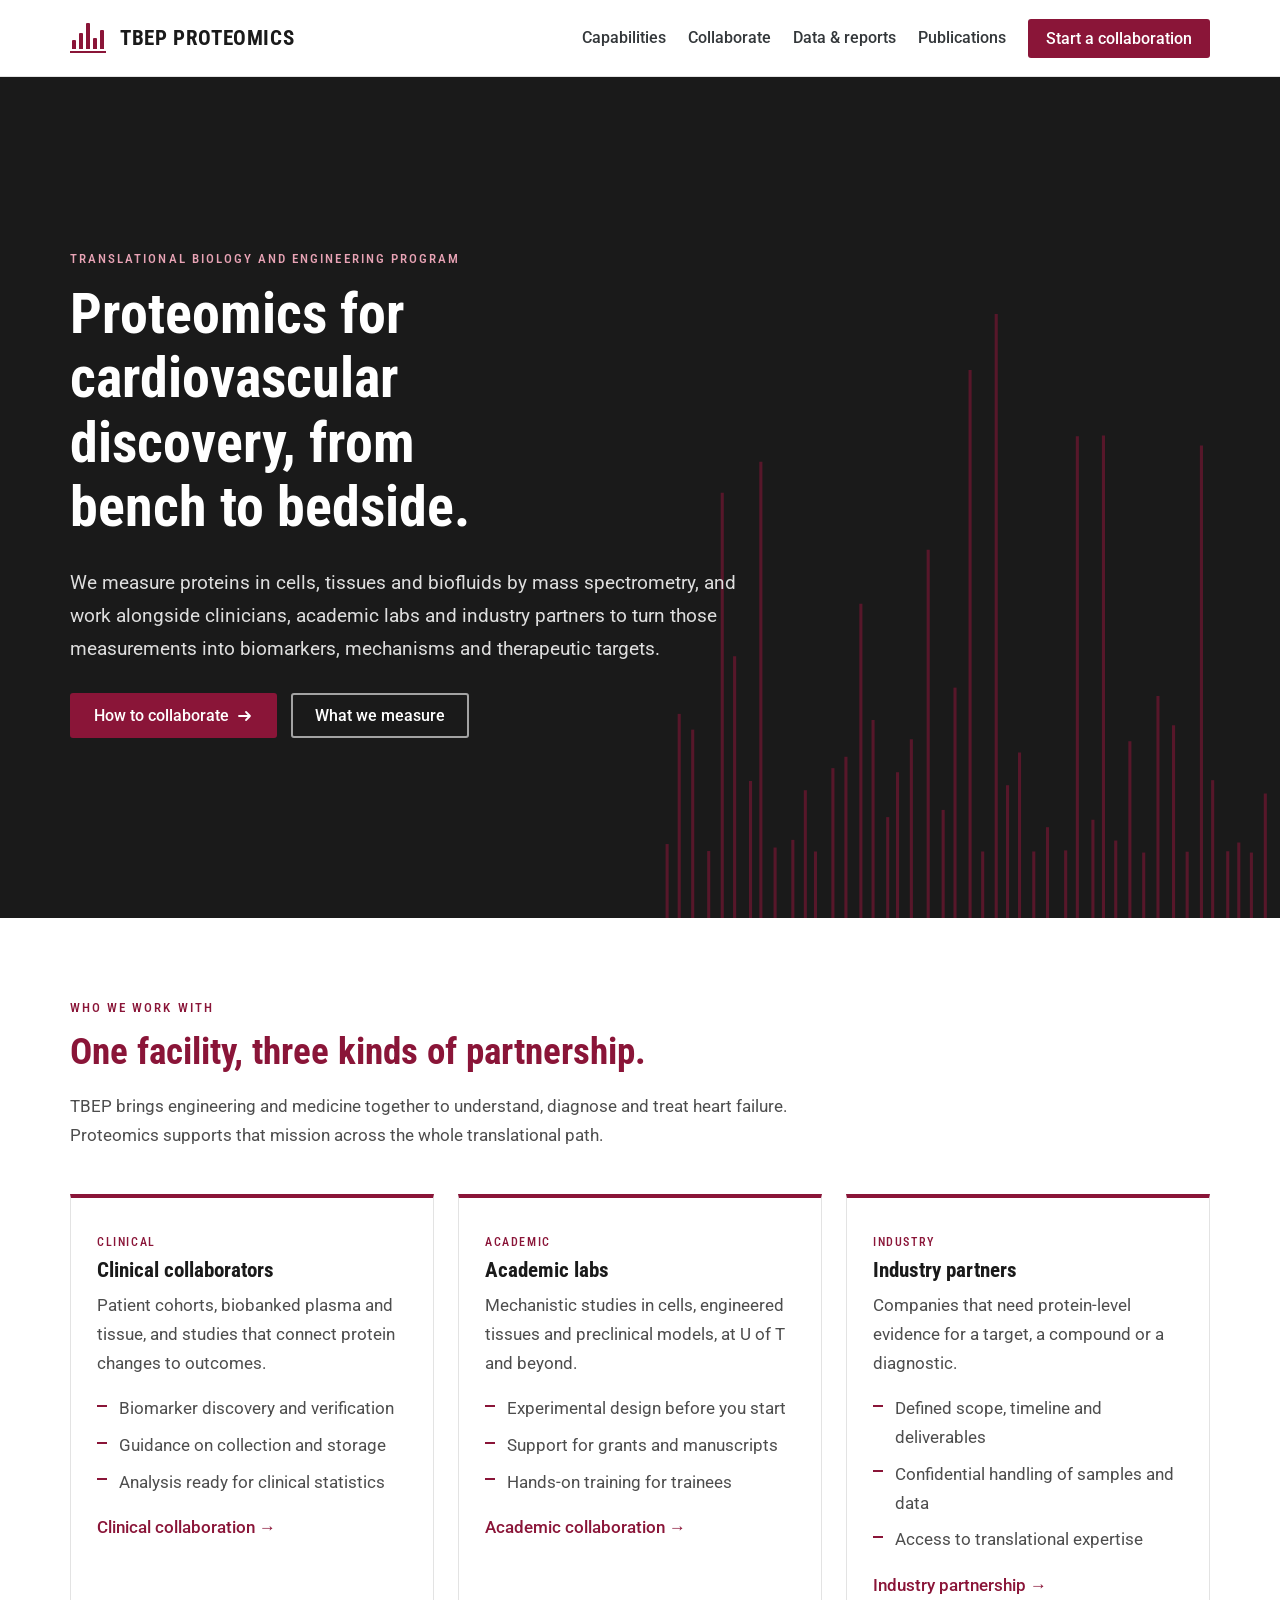
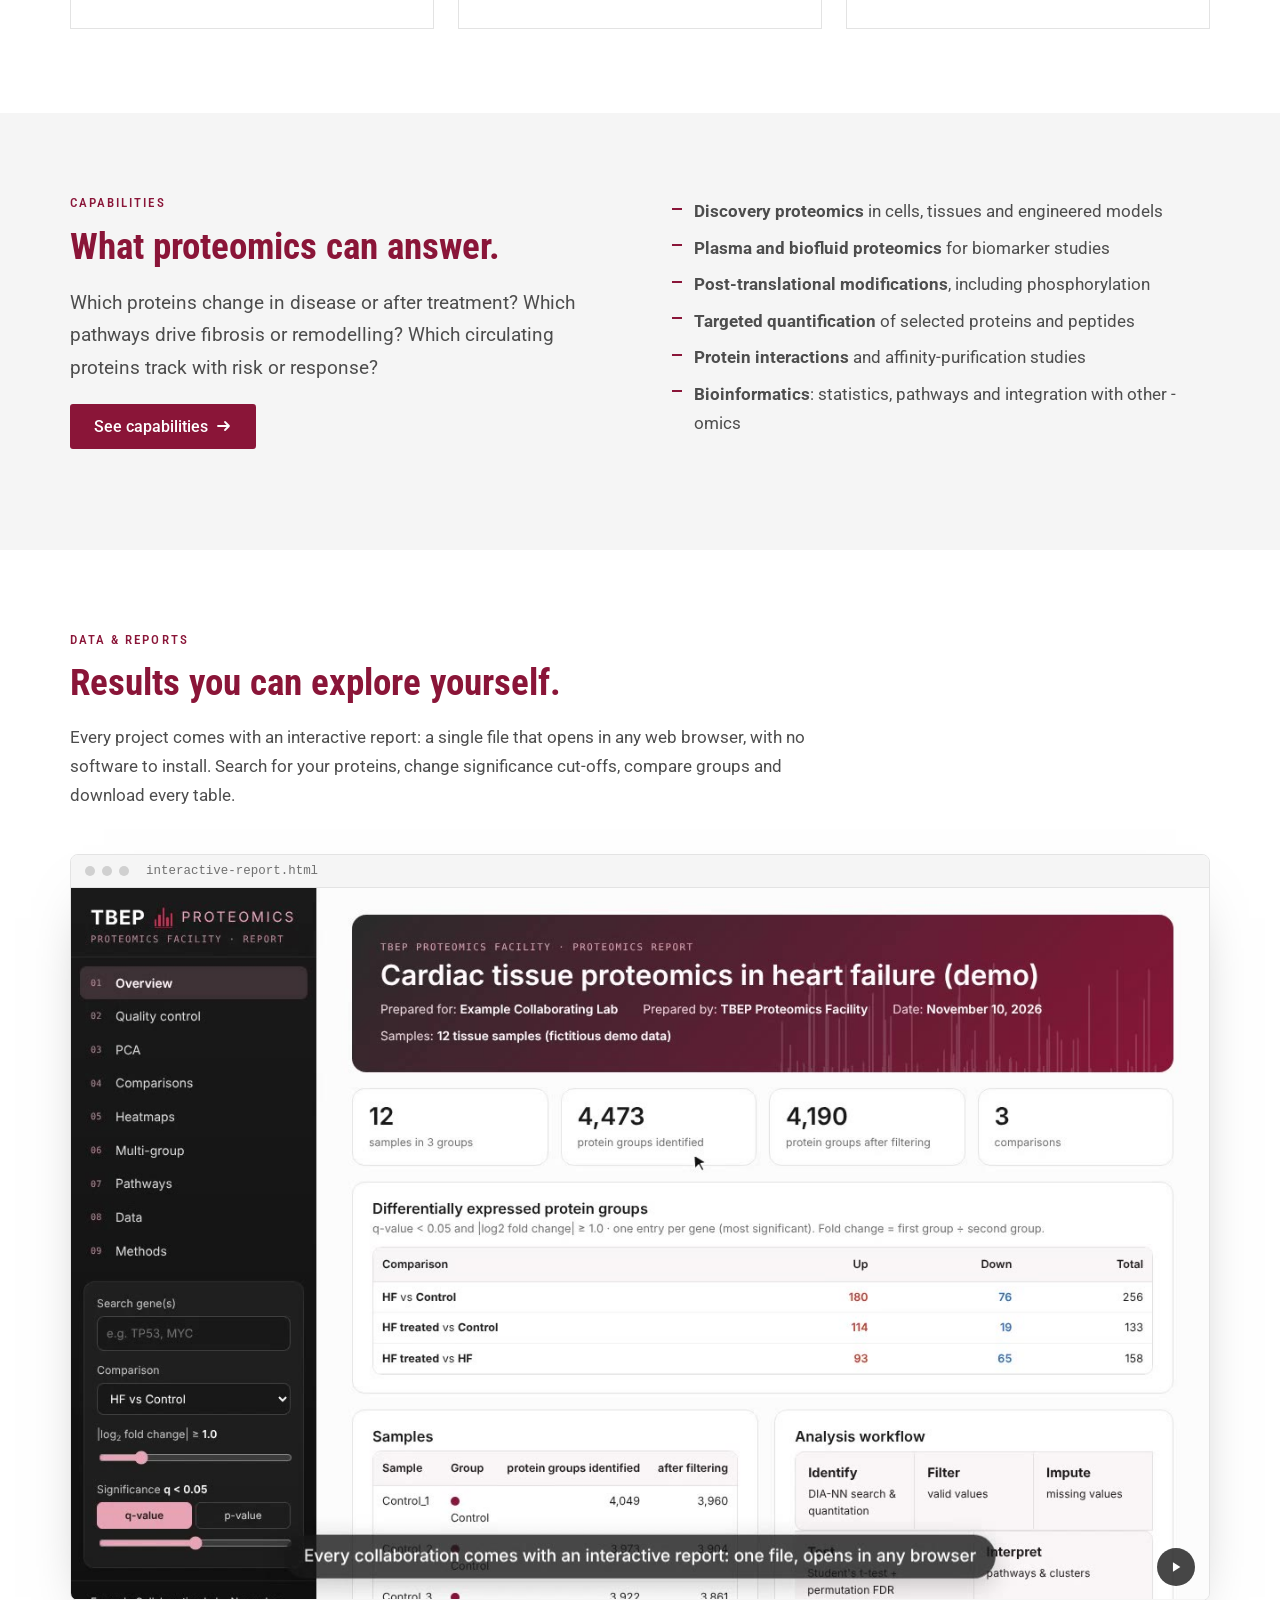
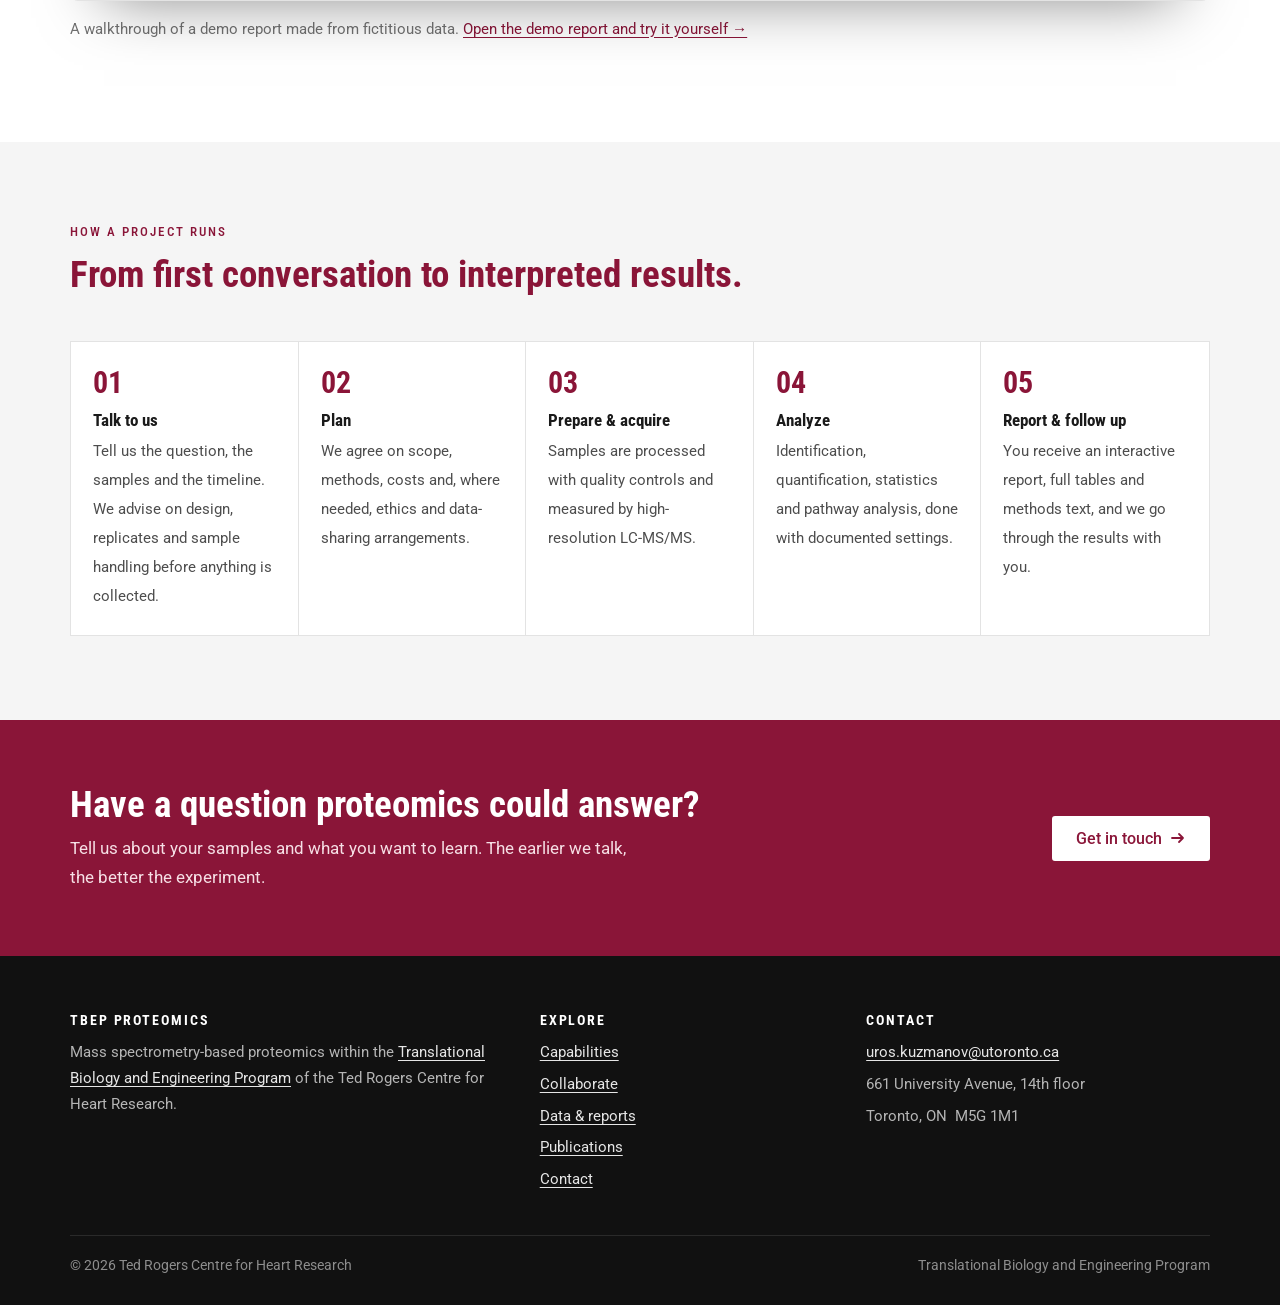
<file: index.html>
<!doctype html>
<html lang="en">
<head>
<meta charset="utf-8">
<meta name="viewport" content="width=device-width, initial-scale=1">
<title>Proteomics at TBEP | TBEP Proteomics</title>
<meta name="description" content="Mass spectrometry-based proteomics for clinical and academic collaborators, and industry partners, at the Translational Biology and Engineering Program.">
<meta name="theme-color" content="#8a1538">
<link rel="preconnect" href="https://fonts.googleapis.com">
<link rel="preconnect" href="https://fonts.gstatic.com" crossorigin>
<link href="https://fonts.googleapis.com/css2?family=Roboto:wght@400;500;700&family=Roboto+Condensed:wght@400;700&display=swap" rel="stylesheet">
<link rel="stylesheet" href="assets/css/style.css">
</head>
<body>
<a class="skip" href="#main">Skip to content</a>
<header class="site-header">
  <div class="wrap">
    <!-- LOGO: replace the text mark below with the official Ted Rogers Centre / TBEP logo file if preferred (see README). -->
    <a class="brand" href="index.html" aria-label="TBEP Proteomics home">
      <span class="mark" aria-hidden="true"><i></i><i></i><i></i><i></i><i></i></span>
      <span><b>TBEP Proteomics</b><small>Translational Biology and Engineering Program · Ted Rogers Centre for Heart Research</small></span>
    </a>
    <button class="menu-toggle" aria-label="Menu" aria-expanded="false" aria-controls="nav"><span></span><span></span><span></span></button>
    <nav class="nav" id="nav" aria-label="Main"><a href="capabilities.html">Capabilities</a><a href="collaborate.html">Collaborate</a><a href="analytics.html">Data &amp; reports</a><a href="publications.html">Publications</a><a class="btn" href="contact.html">Start a collaboration</a></nav>
  </div>
</header>
<main id="main">
<section class="hero">
  <svg class="hero-spec" viewBox="0 0 620 300" preserveAspectRatio="none" aria-hidden="true"><line style="--i:0;--v:0.62" x1="6.9" x2="6.9" y1="300" y2="266.1"/><line style="--i:1;--v:0.39" x1="18.6" x2="18.6" y1="300" y2="206.6"/><line style="--i:2;--v:0.13" x1="31.7" x2="31.7" y1="300" y2="213.8"/><line style="--i:3;--v:0.17" x1="47.2" x2="47.2" y1="300" y2="269.3"/><line style="--i:4;--v:0.20" x1="60.3" x2="60.3" y1="300" y2="105.5"/><line style="--i:5;--v:0.86" x1="72.3" x2="72.3" y1="300" y2="180.3"/><line style="--i:6;--v:0.88" x1="87.7" x2="87.7" y1="300" y2="237.3"/><line style="--i:7;--v:0.33" x1="97.7" x2="97.7" y1="300" y2="91.3"/><line style="--i:8;--v:0.35" x1="111.5" x2="111.5" y1="300" y2="267.7"/><line style="--i:9;--v:0.57" x1="128.7" x2="128.7" y1="300" y2="264.2"/><line style="--i:10;--v:0.54" x1="140.8" x2="140.8" y1="300" y2="241.5"/><line style="--i:11;--v:0.26" x1="150.6" x2="150.6" y1="300" y2="269.5"/><line style="--i:12;--v:0.35" x1="167.5" x2="167.5" y1="300" y2="231.4"/><line style="--i:13;--v:0.34" x1="180.1" x2="180.1" y1="300" y2="226.2"/><line style="--i:14;--v:0.30" x1="194.6" x2="194.6" y1="300" y2="156.3"/><line style="--i:15;--v:0.80" x1="206.4" x2="206.4" y1="300" y2="209.4"/><line style="--i:16;--v:0.88" x1="220.6" x2="220.6" y1="300" y2="253.8"/><line style="--i:17;--v:0.71" x1="230.1" x2="230.1" y1="300" y2="233.3"/><line style="--i:18;--v:0.13" x1="243.5" x2="243.5" y1="300" y2="218.2"/><line style="--i:19;--v:0.56" x1="259.8" x2="259.8" y1="300" y2="131.5"/><line style="--i:20;--v:0.66" x1="274.3" x2="274.3" y1="300" y2="250.5"/><line style="--i:21;--v:0.46" x1="285.8" x2="285.8" y1="300" y2="194.6"/><line style="--i:22;--v:0.48" x1="300.4" x2="300.4" y1="300" y2="49.4"/><line style="--i:23;--v:0.66" x1="312.6" x2="312.6" y1="300" y2="269.5"/><line style="--i:24;--v:0.76" x1="325.7" x2="325.7" y1="300" y2="23.8"/><line style="--i:25;--v:0.63" x1="336.7" x2="336.7" y1="300" y2="239.2"/><line style="--i:26;--v:0.23" x1="348.3" x2="348.3" y1="300" y2="224.3"/><line style="--i:27;--v:0.71" x1="362.1" x2="362.1" y1="300" y2="269.5"/><line style="--i:28;--v:0.41" x1="375.4" x2="375.4" y1="300" y2="258.4"/><line style="--i:29;--v:0.46" x1="393.0" x2="393.0" y1="300" y2="269.0"/><line style="--i:30;--v:0.76" x1="404.3" x2="404.3" y1="300" y2="79.7"/><line style="--i:31;--v:0.43" x1="419.4" x2="419.4" y1="300" y2="255.0"/><line style="--i:32;--v:0.87" x1="429.6" x2="429.6" y1="300" y2="79.3"/><line style="--i:33;--v:0.29" x1="441.5" x2="441.5" y1="300" y2="264.5"/><line style="--i:34;--v:0.57" x1="455.2" x2="455.2" y1="300" y2="219.1"/><line style="--i:35;--v:0.44" x1="468.6" x2="468.6" y1="300" y2="270.0"/><line style="--i:36;--v:0.86" x1="482.4" x2="482.4" y1="300" y2="198.4"/><line style="--i:37;--v:0.59" x1="497.5" x2="497.5" y1="300" y2="211.8"/><line style="--i:38;--v:0.82" x1="510.7" x2="510.7" y1="300" y2="269.6"/><line style="--i:39;--v:0.74" x1="524.5" x2="524.5" y1="300" y2="83.9"/><line style="--i:40;--v:0.18" x1="535.4" x2="535.4" y1="300" y2="236.9"/><line style="--i:41;--v:0.15" x1="550.0" x2="550.0" y1="300" y2="269.4"/><line style="--i:42;--v:0.37" x1="560.7" x2="560.7" y1="300" y2="265.4"/><line style="--i:43;--v:0.22" x1="572.9" x2="572.9" y1="300" y2="270.0"/><line style="--i:44;--v:0.12" x1="586.4" x2="586.4" y1="300" y2="243.0"/><line style="--i:45;--v:0.22" x1="604.2" x2="604.2" y1="300" y2="184.5"/></svg>
  <div class="wrap">
    <p class="eyebrow">Translational Biology and Engineering Program</p>
    <h1>Proteomics for cardiovascular discovery, from bench to bedside.</h1>
    <p class="lead">We measure proteins in cells, tissues and biofluids by mass spectrometry, and work alongside clinicians, academic labs and industry partners to turn those measurements into biomarkers, mechanisms and therapeutic targets.</p>
    <div class="actions"><a class="btn" href="collaborate.html">How to collaborate <svg width="16" height="16" viewBox="0 0 16 16" fill="none" stroke="currentColor" stroke-width="1.8" stroke-linecap="round" stroke-linejoin="round" aria-hidden="true"><path d="M2 8h11M9 4l4 4-4 4"/></svg></a><a class="btn btn--ghost" href="capabilities.html">What we measure</a></div>
  </div>
</section>

<section>
  <div class="wrap">
    <div class="section-head reveal"><p class="eyebrow">Who we work with</p><h2>One facility, three kinds of partnership.</h2>
      <p>TBEP brings engineering and medicine together to understand, diagnose and treat heart failure. Proteomics supports that mission across the whole translational path.</p></div>
    <div class="grid3">
      <article class="card reveal "><span class="tag">Clinical</span><h3>Clinical collaborators</h3><p>Patient cohorts, biobanked plasma and tissue, and studies that connect protein changes to outcomes.</p><ul><li>Biomarker discovery and verification</li><li>Guidance on collection and storage</li><li>Analysis ready for clinical statistics</li></ul><p><a class="more" href="collaborate.html#clinical">Clinical collaboration &rarr;</a></p></article>
      <article class="card reveal "><span class="tag">Academic</span><h3>Academic labs</h3><p>Mechanistic studies in cells, engineered tissues and preclinical models, at U of T and beyond.</p><ul><li>Experimental design before you start</li><li>Support for grants and manuscripts</li><li>Hands-on training for trainees</li></ul><p><a class="more" href="collaborate.html#academic">Academic collaboration &rarr;</a></p></article>
      <article class="card reveal "><span class="tag">Industry</span><h3>Industry partners</h3><p>Companies that need protein-level evidence for a target, a compound or a diagnostic.</p><ul><li>Defined scope, timeline and deliverables</li><li>Confidential handling of samples and data</li><li>Access to translational expertise</li></ul><p><a class="more" href="collaborate.html#industry">Industry partnership &rarr;</a></p></article>
    </div>
  </div>
</section>

<section class="band">
  <div class="wrap split">
    <div class="reveal">
      <p class="eyebrow">Capabilities</p>
      <h2>What proteomics can answer.</h2>
      <p class="lead">Which proteins change in disease or after treatment? Which pathways drive fibrosis or remodelling? Which circulating proteins track with risk or response?</p>
      <p><a class="btn" href="capabilities.html">See capabilities <svg width="16" height="16" viewBox="0 0 16 16" fill="none" stroke="currentColor" stroke-width="1.8" stroke-linecap="round" stroke-linejoin="round" aria-hidden="true"><path d="M2 8h11M9 4l4 4-4 4"/></svg></a></p>
    </div>
    <ul class="ticks reveal">
      <li><strong>Discovery proteomics</strong> in cells, tissues and engineered models</li>
      <li><strong>Plasma and biofluid proteomics</strong> for biomarker studies</li>
      <li><strong>Post-translational modifications</strong>, including phosphorylation</li>
      <li><strong>Targeted quantification</strong> of selected proteins and peptides</li>
      <li><strong>Protein interactions</strong> and affinity-purification studies</li>
      <li><strong>Bioinformatics</strong>: statistics, pathways and integration with other -omics</li>
    </ul>
  </div>
</section>

<section>
  <div class="wrap">
    <div class="section-head reveal"><p class="eyebrow">Data &amp; reports</p><h2>Results you can explore yourself.</h2>
      <p>Every project comes with an interactive report: a single file that opens in any web browser, with no software to install. Search for your proteins, change significance cut-offs, compare groups and download every table.</p></div>
    <figure class="walk-frame reveal">
  <div class="walk-bar" aria-hidden="true"><span></span><span></span><span></span><em>interactive-report.html</em></div>
  <video class="walk-video" autoplay muted loop playsinline preload="metadata" poster="assets/video/report-walkthrough.jpg" aria-label="Walkthrough of a TBEP interactive proteomics report: overview, quality control, PCA, volcano plots, protein search, heatmaps, multi-group patterns, pathway enrichment and data tables.">
    <source src="assets/video/report-walkthrough.mp4" type="video/mp4">
  </video>
  <button class="walk-toggle" type="button" aria-label="Pause video"></button>
</figure>
<p class="note reveal" style="margin-top:16px">A walkthrough of a demo report made from fictitious data. <a href="demo/interactive-report-demo.html" target="_blank" rel="noopener">Open the demo report and try it yourself &rarr;</a></p>
  </div>
</section>

<section class="band">
  <div class="wrap">
    <div class="section-head reveal"><p class="eyebrow">How a project runs</p><h2>From first conversation to interpreted results.</h2></div>
    <ol class="steps reveal">
  <li><b>Talk to us</b><span>Tell us the question, the samples and the timeline. We advise on design, replicates and sample handling before anything is collected.</span></li>
  <li><b>Plan</b><span>We agree on scope, methods, costs and, where needed, ethics and data-sharing arrangements.</span></li>
  <li><b>Prepare &amp; acquire</b><span>Samples are processed with quality controls and measured by high-resolution LC-MS/MS.</span></li>
  <li><b>Analyze</b><span>Identification, quantification, statistics and pathway analysis, done with documented settings.</span></li>
  <li><b>Report &amp; follow up</b><span>You receive an interactive report, full tables and methods text, and we go through the results with you.</span></li>
</ol>
  </div>
</section>
<section class="cta"><div class="wrap">
  <div><h2>Have a question proteomics could answer?</h2><p>Tell us about your samples and what you want to learn. The earlier we talk, the better the experiment.</p></div>
  <a class="btn" href="contact.html">Get in touch <svg width="16" height="16" viewBox="0 0 16 16" fill="none" stroke="currentColor" stroke-width="1.8" stroke-linecap="round" stroke-linejoin="round" aria-hidden="true"><path d="M2 8h11M9 4l4 4-4 4"/></svg></a>
</div></section>
</main>
<footer class="site-footer">
  <div class="wrap">
    <div class="top">
      <div>
        <h4>TBEP Proteomics</h4>
        <p>Mass spectrometry-based proteomics within the <a href="https://tedrogersresearch.ca/translational-biology-engineering-program/">Translational Biology and Engineering Program</a> of the Ted Rogers Centre for Heart Research.</p>
        <!-- PARTNER LOGOS: add the official Ted Rogers Centre, University of Toronto, SickKids and UHN logo files here if required. -->
      </div>
      <div>
        <h4>Explore</h4>
        <ul><li><a href="capabilities.html">Capabilities</a></li><li><a href="collaborate.html">Collaborate</a></li><li><a href="analytics.html">Data &amp; reports</a></li><li><a href="publications.html">Publications</a></li><li><a href="contact.html">Contact</a></li></ul>
      </div>
      <div>
        <h4>Contact</h4>
        <ul><li><a href="mailto:uros.kuzmanov@utoronto.ca">uros.kuzmanov@utoronto.ca</a></li><li>661 University Avenue, 14th floor</li><li>Toronto, ON&nbsp; M5G 1M1</li></ul>
      </div>
    </div>
    <div class="bottom"><span>© <span id="year">2026</span> Ted Rogers Centre for Heart Research</span><span>Translational Biology and Engineering Program</span></div>
  </div>
</footer>
<script src="assets/js/site.js" defer></script>
</body>
</html>
</file>
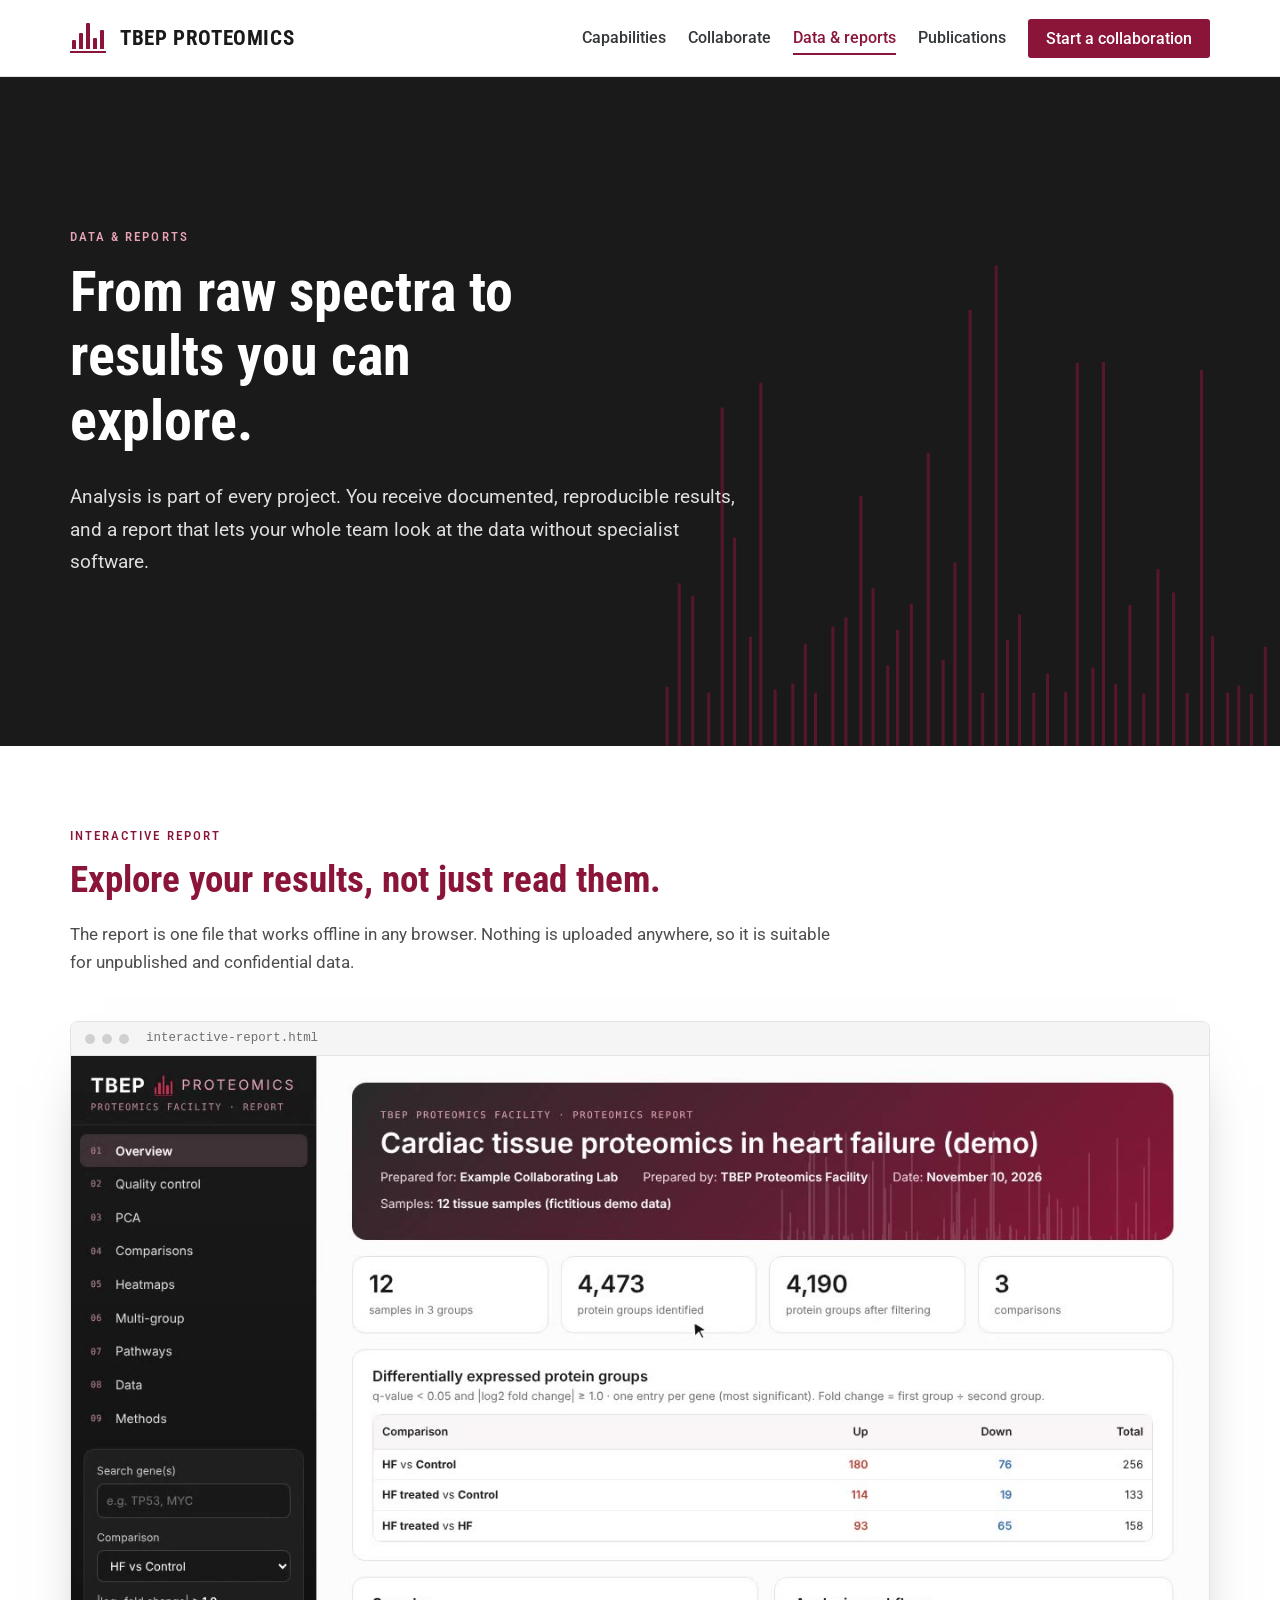
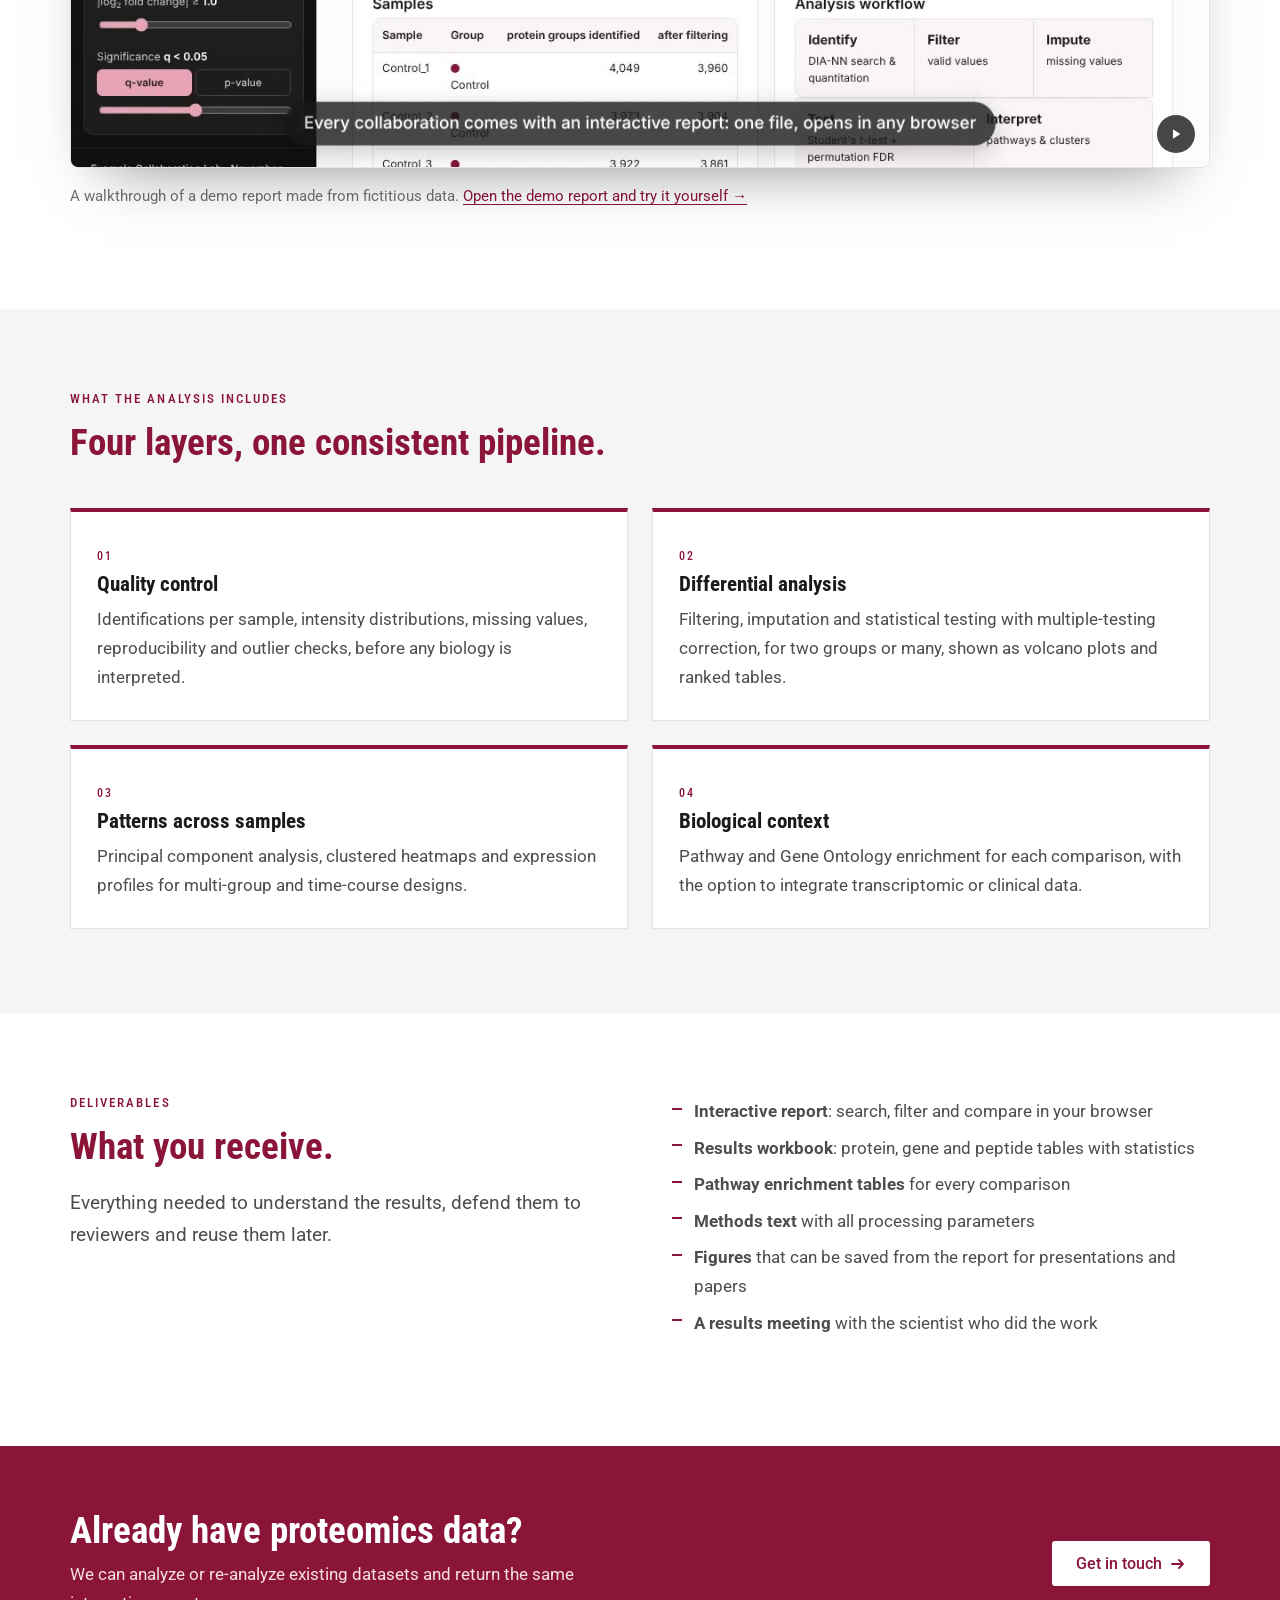
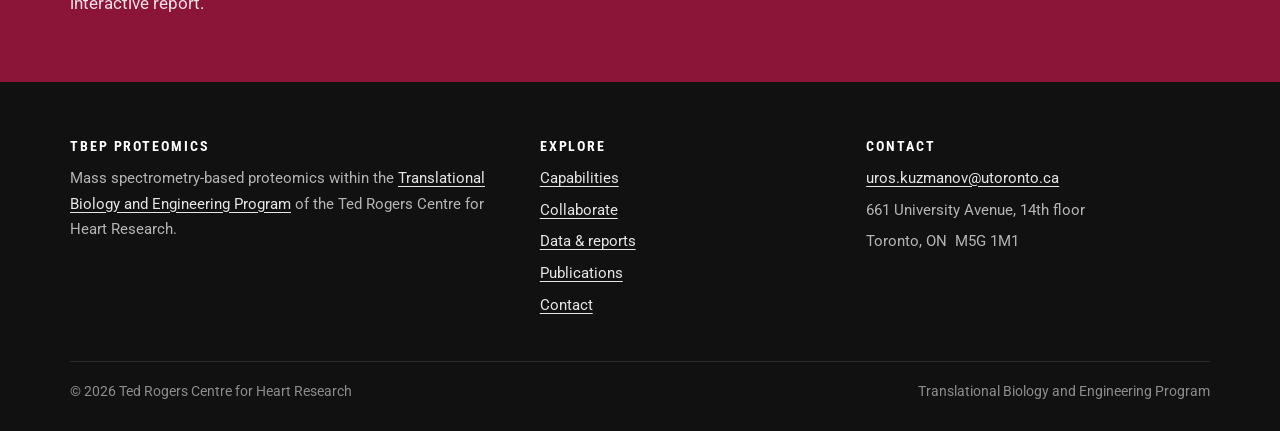
<file: analytics.html>
<!doctype html>
<html lang="en">
<head>
<meta charset="utf-8">
<meta name="viewport" content="width=device-width, initial-scale=1">
<title>Data &amp; reports | TBEP Proteomics</title>
<meta name="description" content="Proteomics data analysis and interactive reports from TBEP Proteomics: quality control, statistics, pathway analysis and a report you can explore in your browser.">
<meta name="theme-color" content="#8a1538">
<link rel="preconnect" href="https://fonts.googleapis.com">
<link rel="preconnect" href="https://fonts.gstatic.com" crossorigin>
<link href="https://fonts.googleapis.com/css2?family=Roboto:wght@400;500;700&family=Roboto+Condensed:wght@400;700&display=swap" rel="stylesheet">
<link rel="stylesheet" href="assets/css/style.css">
</head>
<body>
<a class="skip" href="#main">Skip to content</a>
<header class="site-header">
  <div class="wrap">
    <!-- LOGO: replace the text mark below with the official Ted Rogers Centre / TBEP logo file if preferred (see README). -->
    <a class="brand" href="index.html" aria-label="TBEP Proteomics home">
      <span class="mark" aria-hidden="true"><i></i><i></i><i></i><i></i><i></i></span>
      <span><b>TBEP Proteomics</b><small>Translational Biology and Engineering Program · Ted Rogers Centre for Heart Research</small></span>
    </a>
    <button class="menu-toggle" aria-label="Menu" aria-expanded="false" aria-controls="nav"><span></span><span></span><span></span></button>
    <nav class="nav" id="nav" aria-label="Main"><a href="capabilities.html">Capabilities</a><a href="collaborate.html">Collaborate</a><a href="analytics.html" aria-current="page">Data &amp; reports</a><a href="publications.html">Publications</a><a class="btn" href="contact.html">Start a collaboration</a></nav>
  </div>
</header>
<main id="main">
<section class="hero page-hero">
  <svg class="hero-spec" viewBox="0 0 620 300" preserveAspectRatio="none" aria-hidden="true"><line style="--i:0;--v:0.62" x1="6.9" x2="6.9" y1="300" y2="266.1"/><line style="--i:1;--v:0.39" x1="18.6" x2="18.6" y1="300" y2="206.6"/><line style="--i:2;--v:0.13" x1="31.7" x2="31.7" y1="300" y2="213.8"/><line style="--i:3;--v:0.17" x1="47.2" x2="47.2" y1="300" y2="269.3"/><line style="--i:4;--v:0.20" x1="60.3" x2="60.3" y1="300" y2="105.5"/><line style="--i:5;--v:0.86" x1="72.3" x2="72.3" y1="300" y2="180.3"/><line style="--i:6;--v:0.88" x1="87.7" x2="87.7" y1="300" y2="237.3"/><line style="--i:7;--v:0.33" x1="97.7" x2="97.7" y1="300" y2="91.3"/><line style="--i:8;--v:0.35" x1="111.5" x2="111.5" y1="300" y2="267.7"/><line style="--i:9;--v:0.57" x1="128.7" x2="128.7" y1="300" y2="264.2"/><line style="--i:10;--v:0.54" x1="140.8" x2="140.8" y1="300" y2="241.5"/><line style="--i:11;--v:0.26" x1="150.6" x2="150.6" y1="300" y2="269.5"/><line style="--i:12;--v:0.35" x1="167.5" x2="167.5" y1="300" y2="231.4"/><line style="--i:13;--v:0.34" x1="180.1" x2="180.1" y1="300" y2="226.2"/><line style="--i:14;--v:0.30" x1="194.6" x2="194.6" y1="300" y2="156.3"/><line style="--i:15;--v:0.80" x1="206.4" x2="206.4" y1="300" y2="209.4"/><line style="--i:16;--v:0.88" x1="220.6" x2="220.6" y1="300" y2="253.8"/><line style="--i:17;--v:0.71" x1="230.1" x2="230.1" y1="300" y2="233.3"/><line style="--i:18;--v:0.13" x1="243.5" x2="243.5" y1="300" y2="218.2"/><line style="--i:19;--v:0.56" x1="259.8" x2="259.8" y1="300" y2="131.5"/><line style="--i:20;--v:0.66" x1="274.3" x2="274.3" y1="300" y2="250.5"/><line style="--i:21;--v:0.46" x1="285.8" x2="285.8" y1="300" y2="194.6"/><line style="--i:22;--v:0.48" x1="300.4" x2="300.4" y1="300" y2="49.4"/><line style="--i:23;--v:0.66" x1="312.6" x2="312.6" y1="300" y2="269.5"/><line style="--i:24;--v:0.76" x1="325.7" x2="325.7" y1="300" y2="23.8"/><line style="--i:25;--v:0.63" x1="336.7" x2="336.7" y1="300" y2="239.2"/><line style="--i:26;--v:0.23" x1="348.3" x2="348.3" y1="300" y2="224.3"/><line style="--i:27;--v:0.71" x1="362.1" x2="362.1" y1="300" y2="269.5"/><line style="--i:28;--v:0.41" x1="375.4" x2="375.4" y1="300" y2="258.4"/><line style="--i:29;--v:0.46" x1="393.0" x2="393.0" y1="300" y2="269.0"/><line style="--i:30;--v:0.76" x1="404.3" x2="404.3" y1="300" y2="79.7"/><line style="--i:31;--v:0.43" x1="419.4" x2="419.4" y1="300" y2="255.0"/><line style="--i:32;--v:0.87" x1="429.6" x2="429.6" y1="300" y2="79.3"/><line style="--i:33;--v:0.29" x1="441.5" x2="441.5" y1="300" y2="264.5"/><line style="--i:34;--v:0.57" x1="455.2" x2="455.2" y1="300" y2="219.1"/><line style="--i:35;--v:0.44" x1="468.6" x2="468.6" y1="300" y2="270.0"/><line style="--i:36;--v:0.86" x1="482.4" x2="482.4" y1="300" y2="198.4"/><line style="--i:37;--v:0.59" x1="497.5" x2="497.5" y1="300" y2="211.8"/><line style="--i:38;--v:0.82" x1="510.7" x2="510.7" y1="300" y2="269.6"/><line style="--i:39;--v:0.74" x1="524.5" x2="524.5" y1="300" y2="83.9"/><line style="--i:40;--v:0.18" x1="535.4" x2="535.4" y1="300" y2="236.9"/><line style="--i:41;--v:0.15" x1="550.0" x2="550.0" y1="300" y2="269.4"/><line style="--i:42;--v:0.37" x1="560.7" x2="560.7" y1="300" y2="265.4"/><line style="--i:43;--v:0.22" x1="572.9" x2="572.9" y1="300" y2="270.0"/><line style="--i:44;--v:0.12" x1="586.4" x2="586.4" y1="300" y2="243.0"/><line style="--i:45;--v:0.22" x1="604.2" x2="604.2" y1="300" y2="184.5"/></svg>
  <div class="wrap">
    <p class="eyebrow">Data &amp; reports</p>
    <h1>From raw spectra to results you can explore.</h1>
    <p class="lead">Analysis is part of every project. You receive documented, reproducible results, and a report that lets your whole team look at the data without specialist software.</p>
    
  </div>
</section>

<section>
  <div class="wrap">
    <div class="section-head reveal"><p class="eyebrow">Interactive report</p><h2>Explore your results, not just read them.</h2>
      <p>The report is one file that works offline in any browser. Nothing is uploaded anywhere, so it is suitable for unpublished and confidential data.</p></div>
    <figure class="walk-frame reveal">
  <div class="walk-bar" aria-hidden="true"><span></span><span></span><span></span><em>interactive-report.html</em></div>
  <video class="walk-video" autoplay muted loop playsinline preload="metadata" poster="assets/video/report-walkthrough.jpg" aria-label="Walkthrough of a TBEP interactive proteomics report: overview, quality control, PCA, volcano plots, protein search, heatmaps, multi-group patterns, pathway enrichment and data tables.">
    <source src="assets/video/report-walkthrough.mp4" type="video/mp4">
  </video>
  <button class="walk-toggle" type="button" aria-label="Pause video"></button>
</figure>
<p class="note reveal" style="margin-top:16px">A walkthrough of a demo report made from fictitious data. <a href="demo/interactive-report-demo.html" target="_blank" rel="noopener">Open the demo report and try it yourself &rarr;</a></p>
  </div>
</section>

<section class="band">
  <div class="wrap">
    <div class="section-head reveal"><p class="eyebrow">What the analysis includes</p><h2>Four layers, one consistent pipeline.</h2></div>
    <div class="grid2">
      <article class="card reveal "><span class="tag">01</span><h3>Quality control</h3><p>Identifications per sample, intensity distributions, missing values, reproducibility and outlier checks, before any biology is interpreted.</p></article>
      <article class="card reveal "><span class="tag">02</span><h3>Differential analysis</h3><p>Filtering, imputation and statistical testing with multiple-testing correction, for two groups or many, shown as volcano plots and ranked tables.</p></article>
      <article class="card reveal "><span class="tag">03</span><h3>Patterns across samples</h3><p>Principal component analysis, clustered heatmaps and expression profiles for multi-group and time-course designs.</p></article>
      <article class="card reveal "><span class="tag">04</span><h3>Biological context</h3><p>Pathway and Gene Ontology enrichment for each comparison, with the option to integrate transcriptomic or clinical data.</p></article>
    </div>
  </div>
</section>

<section>
  <div class="wrap split">
    <div class="reveal">
      <p class="eyebrow">Deliverables</p>
      <h2>What you receive.</h2>
      <p class="lead">Everything needed to understand the results, defend them to reviewers and reuse them later.</p>
    </div>
    <ul class="ticks reveal">
      <li><strong>Interactive report</strong>: search, filter and compare in your browser</li>
      <li><strong>Results workbook</strong>: protein, gene and peptide tables with statistics</li>
      <li><strong>Pathway enrichment tables</strong> for every comparison</li>
      <li><strong>Methods text</strong> with all processing parameters</li>
      <li><strong>Figures</strong> that can be saved from the report for presentations and papers</li>
      <li><strong>A results meeting</strong> with the scientist who did the work</li>
    </ul>
  </div>
</section>
<section class="cta"><div class="wrap">
  <div><h2>Already have proteomics data?</h2><p>We can analyze or re-analyze existing datasets and return the same interactive report.</p></div>
  <a class="btn" href="contact.html">Get in touch <svg width="16" height="16" viewBox="0 0 16 16" fill="none" stroke="currentColor" stroke-width="1.8" stroke-linecap="round" stroke-linejoin="round" aria-hidden="true"><path d="M2 8h11M9 4l4 4-4 4"/></svg></a>
</div></section>
</main>
<footer class="site-footer">
  <div class="wrap">
    <div class="top">
      <div>
        <h4>TBEP Proteomics</h4>
        <p>Mass spectrometry-based proteomics within the <a href="https://tedrogersresearch.ca/translational-biology-engineering-program/">Translational Biology and Engineering Program</a> of the Ted Rogers Centre for Heart Research.</p>
        <!-- PARTNER LOGOS: add the official Ted Rogers Centre, University of Toronto, SickKids and UHN logo files here if required. -->
      </div>
      <div>
        <h4>Explore</h4>
        <ul><li><a href="capabilities.html">Capabilities</a></li><li><a href="collaborate.html">Collaborate</a></li><li><a href="analytics.html">Data &amp; reports</a></li><li><a href="publications.html">Publications</a></li><li><a href="contact.html">Contact</a></li></ul>
      </div>
      <div>
        <h4>Contact</h4>
        <ul><li><a href="mailto:uros.kuzmanov@utoronto.ca">uros.kuzmanov@utoronto.ca</a></li><li>661 University Avenue, 14th floor</li><li>Toronto, ON&nbsp; M5G 1M1</li></ul>
      </div>
    </div>
    <div class="bottom"><span>© <span id="year">2026</span> Ted Rogers Centre for Heart Research</span><span>Translational Biology and Engineering Program</span></div>
  </div>
</footer>
<script src="assets/js/site.js" defer></script>
</body>
</html>
</file>
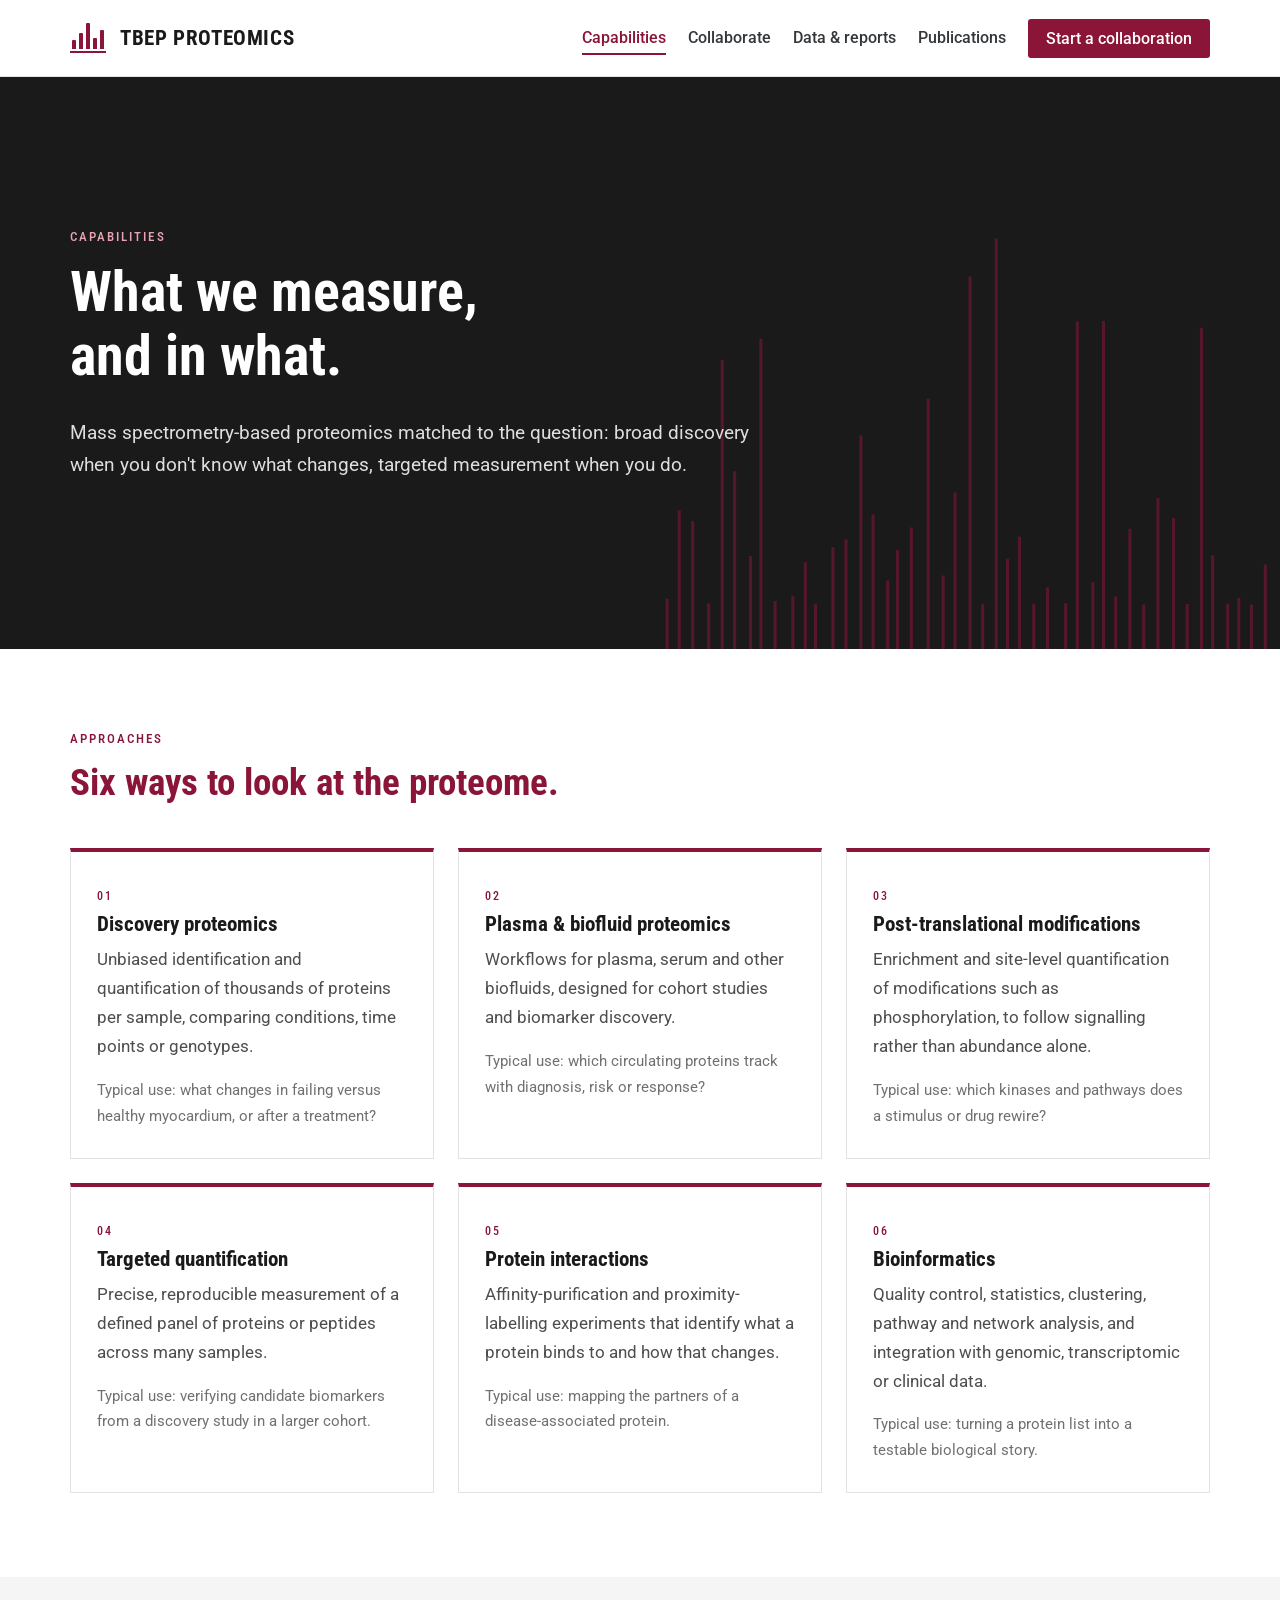
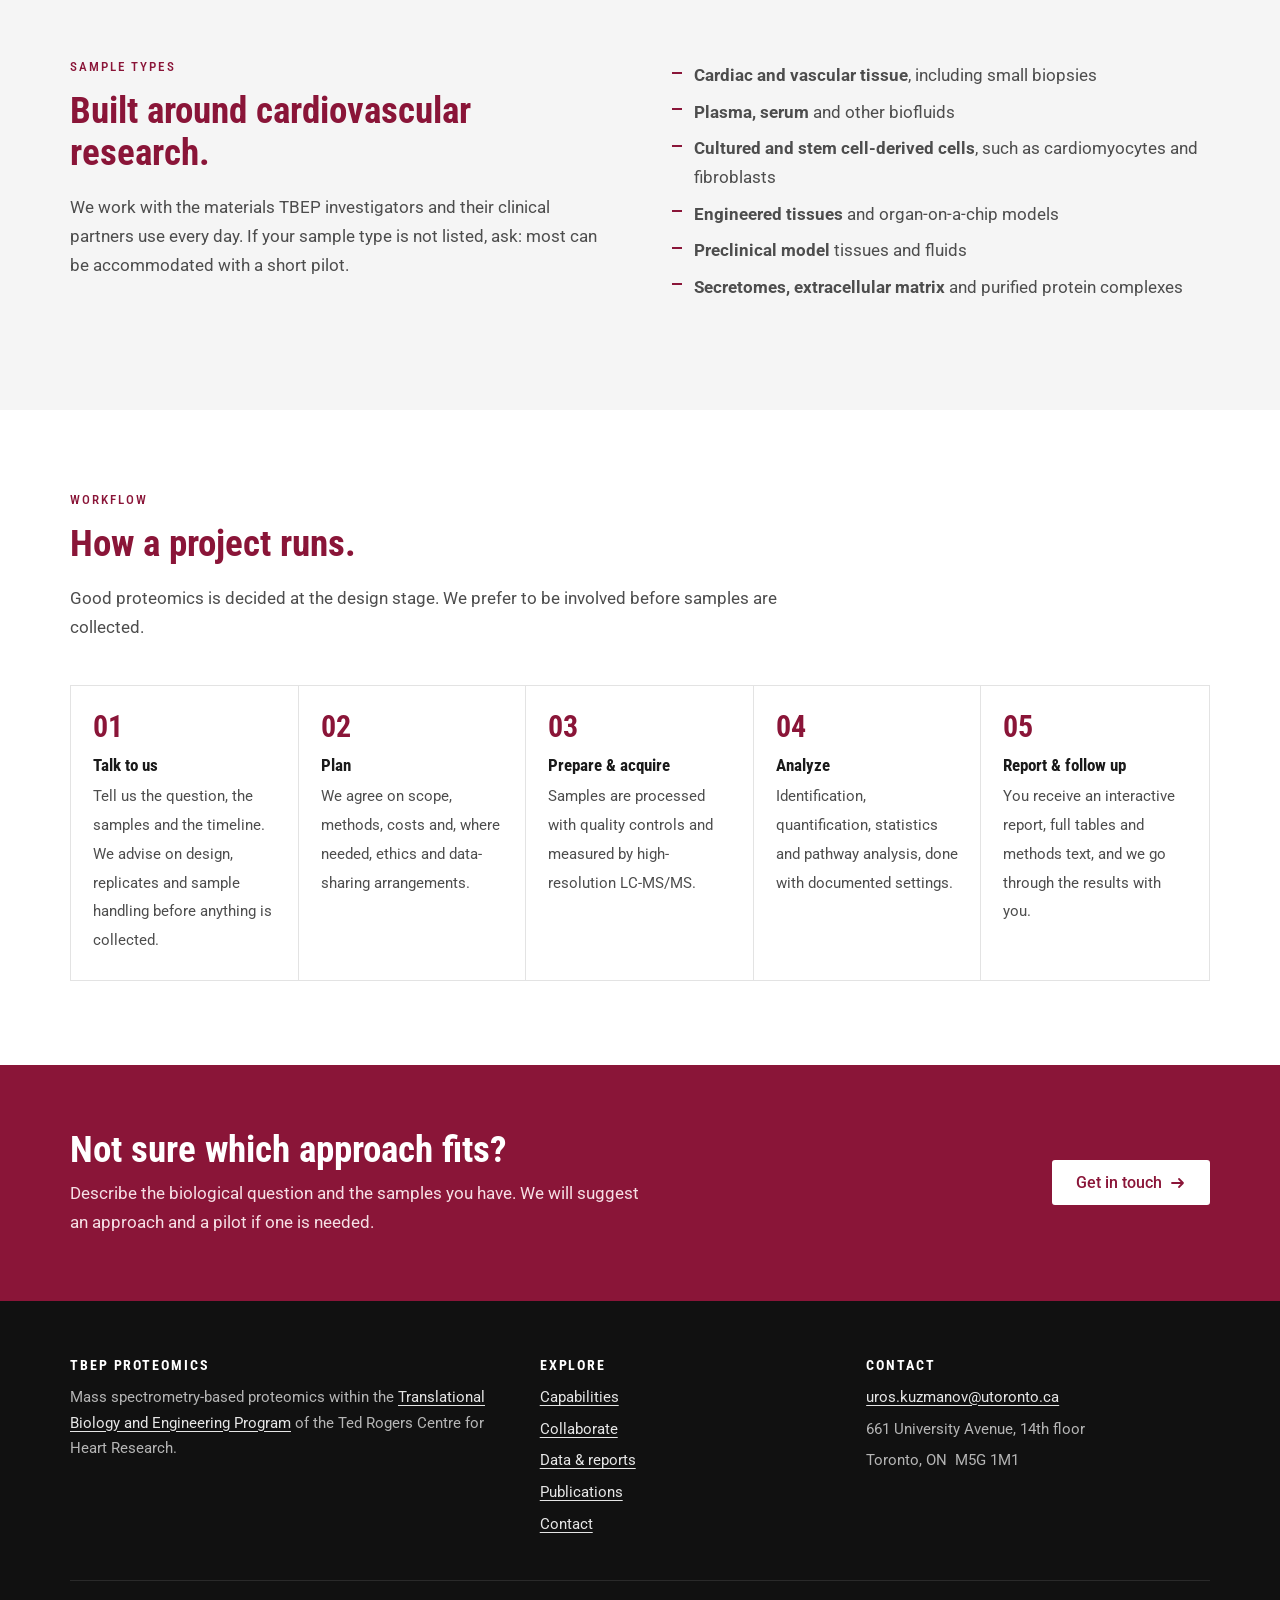
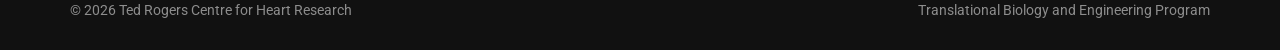
<file: capabilities.html>
<!doctype html>
<html lang="en">
<head>
<meta charset="utf-8">
<meta name="viewport" content="width=device-width, initial-scale=1">
<title>Capabilities | TBEP Proteomics</title>
<meta name="description" content="Proteomics capabilities at TBEP: discovery, plasma and biofluid, post-translational modifications, targeted quantification, protein interactions and bioinformatics.">
<meta name="theme-color" content="#8a1538">
<link rel="preconnect" href="https://fonts.googleapis.com">
<link rel="preconnect" href="https://fonts.gstatic.com" crossorigin>
<link href="https://fonts.googleapis.com/css2?family=Roboto:wght@400;500;700&family=Roboto+Condensed:wght@400;700&display=swap" rel="stylesheet">
<link rel="stylesheet" href="assets/css/style.css">
</head>
<body>
<a class="skip" href="#main">Skip to content</a>
<header class="site-header">
  <div class="wrap">
    <!-- LOGO: replace the text mark below with the official Ted Rogers Centre / TBEP logo file if preferred (see README). -->
    <a class="brand" href="index.html" aria-label="TBEP Proteomics home">
      <span class="mark" aria-hidden="true"><i></i><i></i><i></i><i></i><i></i></span>
      <span><b>TBEP Proteomics</b><small>Translational Biology and Engineering Program · Ted Rogers Centre for Heart Research</small></span>
    </a>
    <button class="menu-toggle" aria-label="Menu" aria-expanded="false" aria-controls="nav"><span></span><span></span><span></span></button>
    <nav class="nav" id="nav" aria-label="Main"><a href="capabilities.html" aria-current="page">Capabilities</a><a href="collaborate.html">Collaborate</a><a href="analytics.html">Data &amp; reports</a><a href="publications.html">Publications</a><a class="btn" href="contact.html">Start a collaboration</a></nav>
  </div>
</header>
<main id="main">
<section class="hero page-hero">
  <svg class="hero-spec" viewBox="0 0 620 300" preserveAspectRatio="none" aria-hidden="true"><line style="--i:0;--v:0.62" x1="6.9" x2="6.9" y1="300" y2="266.1"/><line style="--i:1;--v:0.39" x1="18.6" x2="18.6" y1="300" y2="206.6"/><line style="--i:2;--v:0.13" x1="31.7" x2="31.7" y1="300" y2="213.8"/><line style="--i:3;--v:0.17" x1="47.2" x2="47.2" y1="300" y2="269.3"/><line style="--i:4;--v:0.20" x1="60.3" x2="60.3" y1="300" y2="105.5"/><line style="--i:5;--v:0.86" x1="72.3" x2="72.3" y1="300" y2="180.3"/><line style="--i:6;--v:0.88" x1="87.7" x2="87.7" y1="300" y2="237.3"/><line style="--i:7;--v:0.33" x1="97.7" x2="97.7" y1="300" y2="91.3"/><line style="--i:8;--v:0.35" x1="111.5" x2="111.5" y1="300" y2="267.7"/><line style="--i:9;--v:0.57" x1="128.7" x2="128.7" y1="300" y2="264.2"/><line style="--i:10;--v:0.54" x1="140.8" x2="140.8" y1="300" y2="241.5"/><line style="--i:11;--v:0.26" x1="150.6" x2="150.6" y1="300" y2="269.5"/><line style="--i:12;--v:0.35" x1="167.5" x2="167.5" y1="300" y2="231.4"/><line style="--i:13;--v:0.34" x1="180.1" x2="180.1" y1="300" y2="226.2"/><line style="--i:14;--v:0.30" x1="194.6" x2="194.6" y1="300" y2="156.3"/><line style="--i:15;--v:0.80" x1="206.4" x2="206.4" y1="300" y2="209.4"/><line style="--i:16;--v:0.88" x1="220.6" x2="220.6" y1="300" y2="253.8"/><line style="--i:17;--v:0.71" x1="230.1" x2="230.1" y1="300" y2="233.3"/><line style="--i:18;--v:0.13" x1="243.5" x2="243.5" y1="300" y2="218.2"/><line style="--i:19;--v:0.56" x1="259.8" x2="259.8" y1="300" y2="131.5"/><line style="--i:20;--v:0.66" x1="274.3" x2="274.3" y1="300" y2="250.5"/><line style="--i:21;--v:0.46" x1="285.8" x2="285.8" y1="300" y2="194.6"/><line style="--i:22;--v:0.48" x1="300.4" x2="300.4" y1="300" y2="49.4"/><line style="--i:23;--v:0.66" x1="312.6" x2="312.6" y1="300" y2="269.5"/><line style="--i:24;--v:0.76" x1="325.7" x2="325.7" y1="300" y2="23.8"/><line style="--i:25;--v:0.63" x1="336.7" x2="336.7" y1="300" y2="239.2"/><line style="--i:26;--v:0.23" x1="348.3" x2="348.3" y1="300" y2="224.3"/><line style="--i:27;--v:0.71" x1="362.1" x2="362.1" y1="300" y2="269.5"/><line style="--i:28;--v:0.41" x1="375.4" x2="375.4" y1="300" y2="258.4"/><line style="--i:29;--v:0.46" x1="393.0" x2="393.0" y1="300" y2="269.0"/><line style="--i:30;--v:0.76" x1="404.3" x2="404.3" y1="300" y2="79.7"/><line style="--i:31;--v:0.43" x1="419.4" x2="419.4" y1="300" y2="255.0"/><line style="--i:32;--v:0.87" x1="429.6" x2="429.6" y1="300" y2="79.3"/><line style="--i:33;--v:0.29" x1="441.5" x2="441.5" y1="300" y2="264.5"/><line style="--i:34;--v:0.57" x1="455.2" x2="455.2" y1="300" y2="219.1"/><line style="--i:35;--v:0.44" x1="468.6" x2="468.6" y1="300" y2="270.0"/><line style="--i:36;--v:0.86" x1="482.4" x2="482.4" y1="300" y2="198.4"/><line style="--i:37;--v:0.59" x1="497.5" x2="497.5" y1="300" y2="211.8"/><line style="--i:38;--v:0.82" x1="510.7" x2="510.7" y1="300" y2="269.6"/><line style="--i:39;--v:0.74" x1="524.5" x2="524.5" y1="300" y2="83.9"/><line style="--i:40;--v:0.18" x1="535.4" x2="535.4" y1="300" y2="236.9"/><line style="--i:41;--v:0.15" x1="550.0" x2="550.0" y1="300" y2="269.4"/><line style="--i:42;--v:0.37" x1="560.7" x2="560.7" y1="300" y2="265.4"/><line style="--i:43;--v:0.22" x1="572.9" x2="572.9" y1="300" y2="270.0"/><line style="--i:44;--v:0.12" x1="586.4" x2="586.4" y1="300" y2="243.0"/><line style="--i:45;--v:0.22" x1="604.2" x2="604.2" y1="300" y2="184.5"/></svg>
  <div class="wrap">
    <p class="eyebrow">Capabilities</p>
    <h1>What we measure, and in what.</h1>
    <p class="lead">Mass spectrometry-based proteomics matched to the question: broad discovery when you don't know what changes, targeted measurement when you do.</p>
    
  </div>
</section>

<section>
  <div class="wrap">
    <div class="section-head reveal"><p class="eyebrow">Approaches</p><h2>Six ways to look at the proteome.</h2></div>
    <div class="grid3">
      <article class="card reveal "><span class="tag">01</span><h3>Discovery proteomics</h3><p>Unbiased identification and quantification of thousands of proteins per sample, comparing conditions, time points or genotypes.</p><p class='note'>Typical use: what changes in failing versus healthy myocardium, or after a treatment?</p></article>
      <article class="card reveal "><span class="tag">02</span><h3>Plasma &amp; biofluid proteomics</h3><p>Workflows for plasma, serum and other biofluids, designed for cohort studies and biomarker discovery.</p><p class='note'>Typical use: which circulating proteins track with diagnosis, risk or response?</p></article>
      <article class="card reveal "><span class="tag">03</span><h3>Post-translational modifications</h3><p>Enrichment and site-level quantification of modifications such as phosphorylation, to follow signalling rather than abundance alone.</p><p class='note'>Typical use: which kinases and pathways does a stimulus or drug rewire?</p></article>
      <article class="card reveal "><span class="tag">04</span><h3>Targeted quantification</h3><p>Precise, reproducible measurement of a defined panel of proteins or peptides across many samples.</p><p class='note'>Typical use: verifying candidate biomarkers from a discovery study in a larger cohort.</p></article>
      <article class="card reveal "><span class="tag">05</span><h3>Protein interactions</h3><p>Affinity-purification and proximity-labelling experiments that identify what a protein binds to and how that changes.</p><p class='note'>Typical use: mapping the partners of a disease-associated protein.</p></article>
      <article class="card reveal "><span class="tag">06</span><h3>Bioinformatics</h3><p>Quality control, statistics, clustering, pathway and network analysis, and integration with genomic, transcriptomic or clinical data.</p><p class='note'>Typical use: turning a protein list into a testable biological story.</p></article>
    </div>
  </div>
</section>

<section class="band">
  <div class="wrap split">
    <div class="reveal">
      <p class="eyebrow">Sample types</p>
      <h2>Built around cardiovascular research.</h2>
      <p>We work with the materials TBEP investigators and their clinical partners use every day. If your sample type is not listed, ask: most can be accommodated with a short pilot.</p>
    </div>
    <ul class="ticks reveal">
      <li><strong>Cardiac and vascular tissue</strong>, including small biopsies</li>
      <li><strong>Plasma, serum</strong> and other biofluids</li>
      <li><strong>Cultured and stem cell-derived cells</strong>, such as cardiomyocytes and fibroblasts</li>
      <li><strong>Engineered tissues</strong> and organ-on-a-chip models</li>
      <li><strong>Preclinical model</strong> tissues and fluids</li>
      <li><strong>Secretomes, extracellular matrix</strong> and purified protein complexes</li>
    </ul>
  </div>
</section>

<section>
  <div class="wrap">
    <div class="section-head reveal"><p class="eyebrow">Workflow</p><h2>How a project runs.</h2>
      <p>Good proteomics is decided at the design stage. We prefer to be involved before samples are collected.</p></div>
    <ol class="steps reveal">
  <li><b>Talk to us</b><span>Tell us the question, the samples and the timeline. We advise on design, replicates and sample handling before anything is collected.</span></li>
  <li><b>Plan</b><span>We agree on scope, methods, costs and, where needed, ethics and data-sharing arrangements.</span></li>
  <li><b>Prepare &amp; acquire</b><span>Samples are processed with quality controls and measured by high-resolution LC-MS/MS.</span></li>
  <li><b>Analyze</b><span>Identification, quantification, statistics and pathway analysis, done with documented settings.</span></li>
  <li><b>Report &amp; follow up</b><span>You receive an interactive report, full tables and methods text, and we go through the results with you.</span></li>
</ol>
  </div>
</section>
<section class="cta"><div class="wrap">
  <div><h2>Not sure which approach fits?</h2><p>Describe the biological question and the samples you have. We will suggest an approach and a pilot if one is needed.</p></div>
  <a class="btn" href="contact.html">Get in touch <svg width="16" height="16" viewBox="0 0 16 16" fill="none" stroke="currentColor" stroke-width="1.8" stroke-linecap="round" stroke-linejoin="round" aria-hidden="true"><path d="M2 8h11M9 4l4 4-4 4"/></svg></a>
</div></section>
</main>
<footer class="site-footer">
  <div class="wrap">
    <div class="top">
      <div>
        <h4>TBEP Proteomics</h4>
        <p>Mass spectrometry-based proteomics within the <a href="https://tedrogersresearch.ca/translational-biology-engineering-program/">Translational Biology and Engineering Program</a> of the Ted Rogers Centre for Heart Research.</p>
        <!-- PARTNER LOGOS: add the official Ted Rogers Centre, University of Toronto, SickKids and UHN logo files here if required. -->
      </div>
      <div>
        <h4>Explore</h4>
        <ul><li><a href="capabilities.html">Capabilities</a></li><li><a href="collaborate.html">Collaborate</a></li><li><a href="analytics.html">Data &amp; reports</a></li><li><a href="publications.html">Publications</a></li><li><a href="contact.html">Contact</a></li></ul>
      </div>
      <div>
        <h4>Contact</h4>
        <ul><li><a href="mailto:uros.kuzmanov@utoronto.ca">uros.kuzmanov@utoronto.ca</a></li><li>661 University Avenue, 14th floor</li><li>Toronto, ON&nbsp; M5G 1M1</li></ul>
      </div>
    </div>
    <div class="bottom"><span>© <span id="year">2026</span> Ted Rogers Centre for Heart Research</span><span>Translational Biology and Engineering Program</span></div>
  </div>
</footer>
<script src="assets/js/site.js" defer></script>
</body>
</html>
</file>
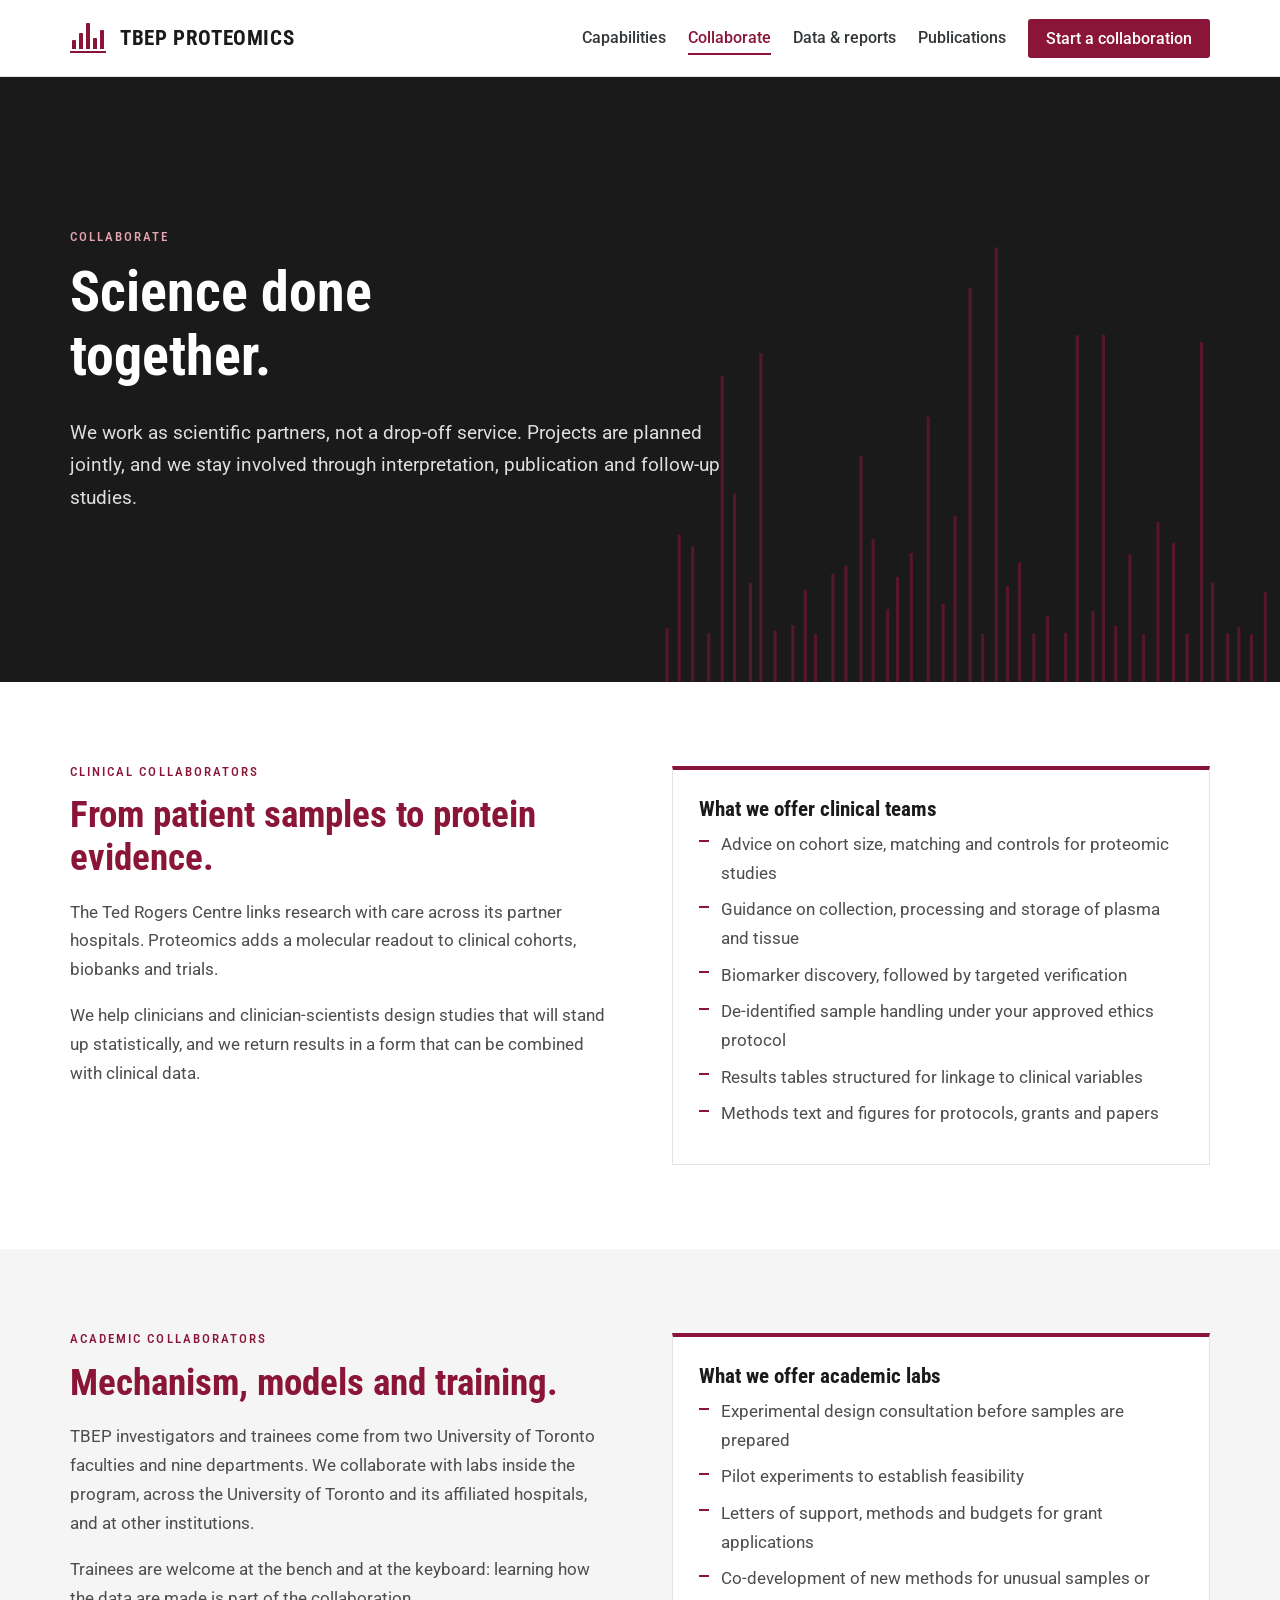
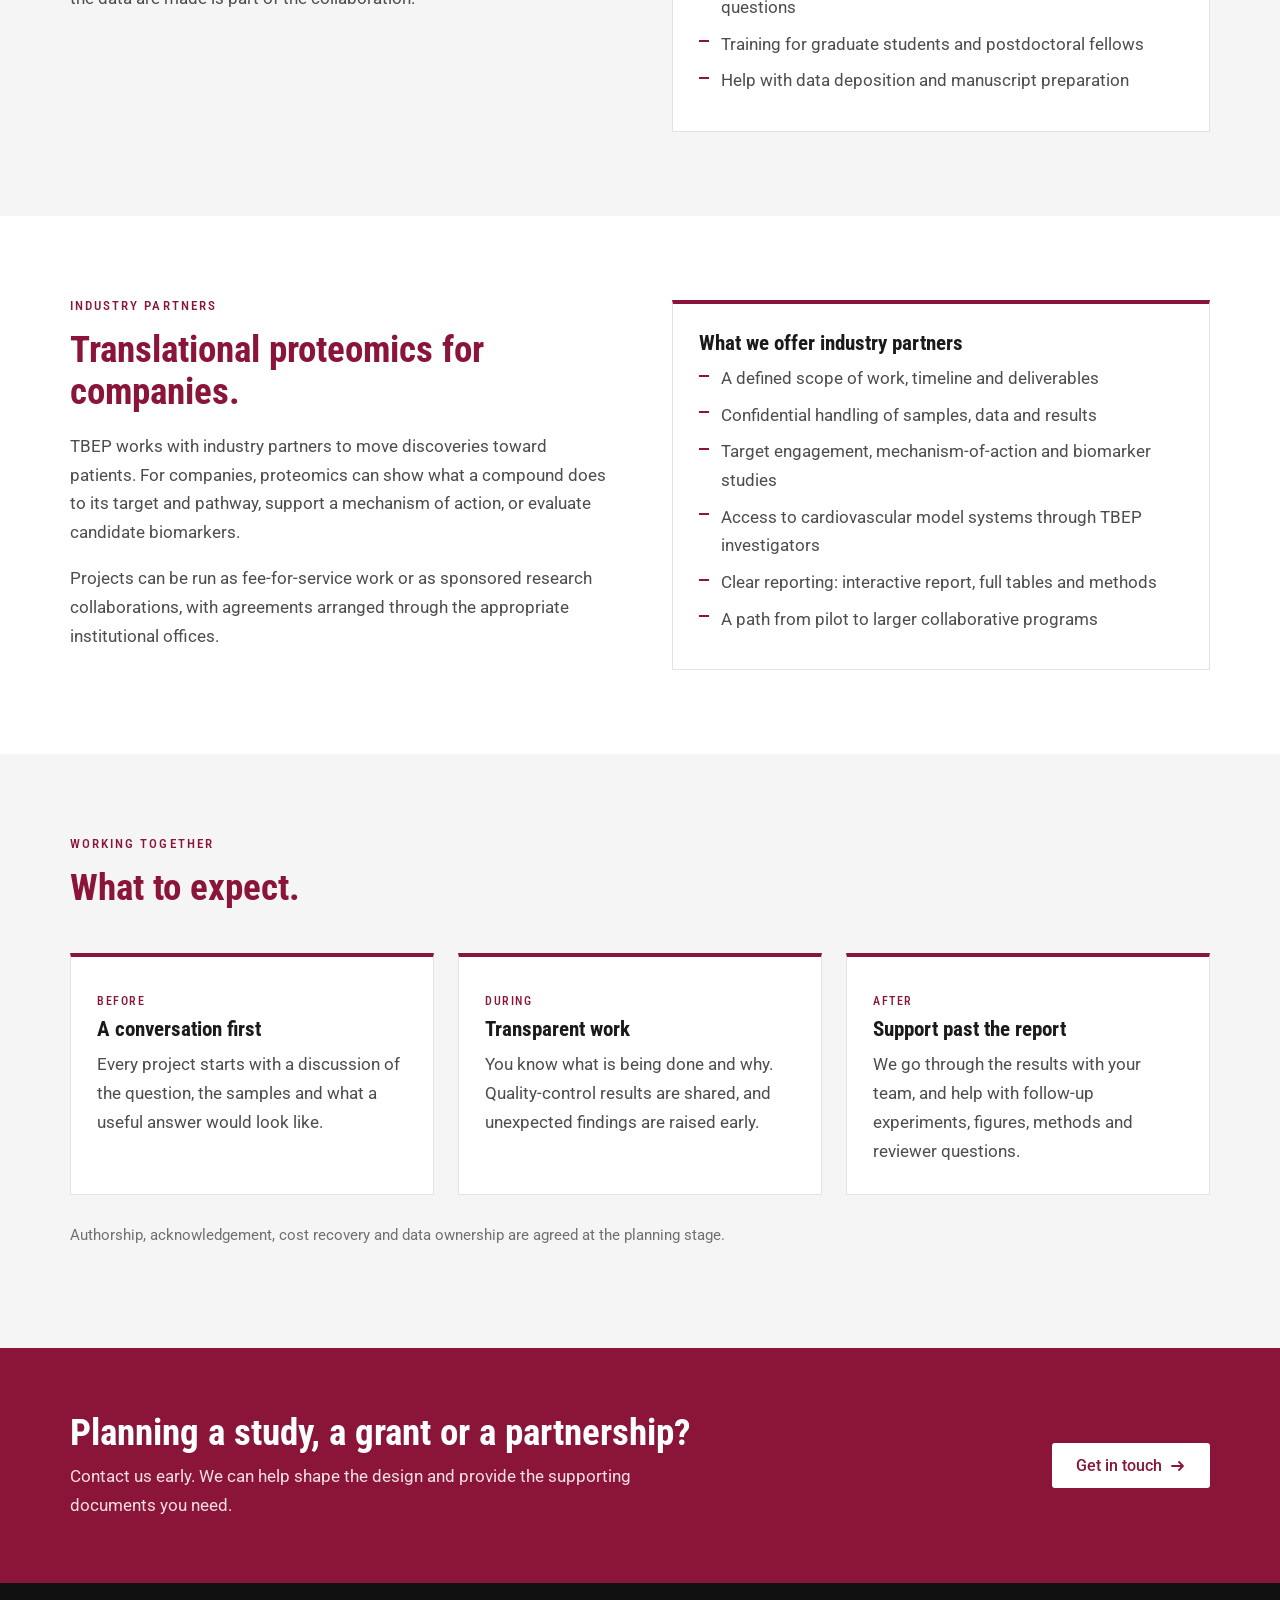
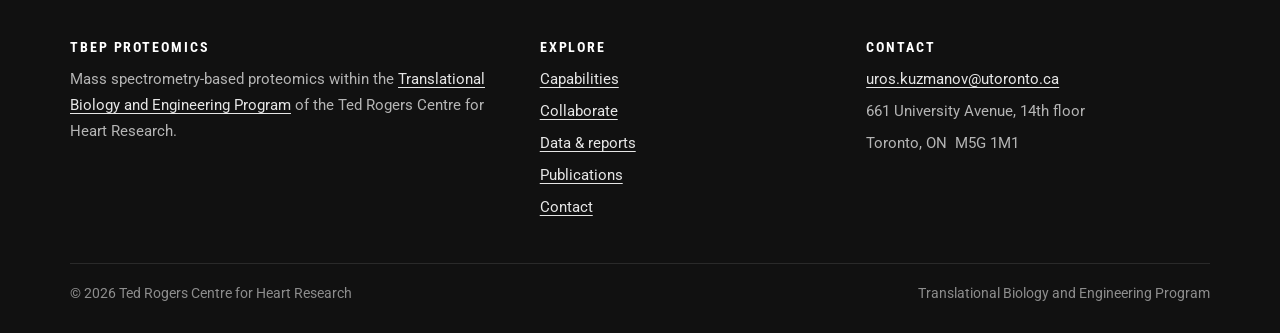
<file: collaborate.html>
<!doctype html>
<html lang="en">
<head>
<meta charset="utf-8">
<meta name="viewport" content="width=device-width, initial-scale=1">
<title>Collaborate | TBEP Proteomics</title>
<meta name="description" content="How clinical collaborators, academic labs and industry partners work with TBEP Proteomics.">
<meta name="theme-color" content="#8a1538">
<link rel="preconnect" href="https://fonts.googleapis.com">
<link rel="preconnect" href="https://fonts.gstatic.com" crossorigin>
<link href="https://fonts.googleapis.com/css2?family=Roboto:wght@400;500;700&family=Roboto+Condensed:wght@400;700&display=swap" rel="stylesheet">
<link rel="stylesheet" href="assets/css/style.css">
</head>
<body>
<a class="skip" href="#main">Skip to content</a>
<header class="site-header">
  <div class="wrap">
    <!-- LOGO: replace the text mark below with the official Ted Rogers Centre / TBEP logo file if preferred (see README). -->
    <a class="brand" href="index.html" aria-label="TBEP Proteomics home">
      <span class="mark" aria-hidden="true"><i></i><i></i><i></i><i></i><i></i></span>
      <span><b>TBEP Proteomics</b><small>Translational Biology and Engineering Program · Ted Rogers Centre for Heart Research</small></span>
    </a>
    <button class="menu-toggle" aria-label="Menu" aria-expanded="false" aria-controls="nav"><span></span><span></span><span></span></button>
    <nav class="nav" id="nav" aria-label="Main"><a href="capabilities.html">Capabilities</a><a href="collaborate.html" aria-current="page">Collaborate</a><a href="analytics.html">Data &amp; reports</a><a href="publications.html">Publications</a><a class="btn" href="contact.html">Start a collaboration</a></nav>
  </div>
</header>
<main id="main">
<section class="hero page-hero">
  <svg class="hero-spec" viewBox="0 0 620 300" preserveAspectRatio="none" aria-hidden="true"><line style="--i:0;--v:0.62" x1="6.9" x2="6.9" y1="300" y2="266.1"/><line style="--i:1;--v:0.39" x1="18.6" x2="18.6" y1="300" y2="206.6"/><line style="--i:2;--v:0.13" x1="31.7" x2="31.7" y1="300" y2="213.8"/><line style="--i:3;--v:0.17" x1="47.2" x2="47.2" y1="300" y2="269.3"/><line style="--i:4;--v:0.20" x1="60.3" x2="60.3" y1="300" y2="105.5"/><line style="--i:5;--v:0.86" x1="72.3" x2="72.3" y1="300" y2="180.3"/><line style="--i:6;--v:0.88" x1="87.7" x2="87.7" y1="300" y2="237.3"/><line style="--i:7;--v:0.33" x1="97.7" x2="97.7" y1="300" y2="91.3"/><line style="--i:8;--v:0.35" x1="111.5" x2="111.5" y1="300" y2="267.7"/><line style="--i:9;--v:0.57" x1="128.7" x2="128.7" y1="300" y2="264.2"/><line style="--i:10;--v:0.54" x1="140.8" x2="140.8" y1="300" y2="241.5"/><line style="--i:11;--v:0.26" x1="150.6" x2="150.6" y1="300" y2="269.5"/><line style="--i:12;--v:0.35" x1="167.5" x2="167.5" y1="300" y2="231.4"/><line style="--i:13;--v:0.34" x1="180.1" x2="180.1" y1="300" y2="226.2"/><line style="--i:14;--v:0.30" x1="194.6" x2="194.6" y1="300" y2="156.3"/><line style="--i:15;--v:0.80" x1="206.4" x2="206.4" y1="300" y2="209.4"/><line style="--i:16;--v:0.88" x1="220.6" x2="220.6" y1="300" y2="253.8"/><line style="--i:17;--v:0.71" x1="230.1" x2="230.1" y1="300" y2="233.3"/><line style="--i:18;--v:0.13" x1="243.5" x2="243.5" y1="300" y2="218.2"/><line style="--i:19;--v:0.56" x1="259.8" x2="259.8" y1="300" y2="131.5"/><line style="--i:20;--v:0.66" x1="274.3" x2="274.3" y1="300" y2="250.5"/><line style="--i:21;--v:0.46" x1="285.8" x2="285.8" y1="300" y2="194.6"/><line style="--i:22;--v:0.48" x1="300.4" x2="300.4" y1="300" y2="49.4"/><line style="--i:23;--v:0.66" x1="312.6" x2="312.6" y1="300" y2="269.5"/><line style="--i:24;--v:0.76" x1="325.7" x2="325.7" y1="300" y2="23.8"/><line style="--i:25;--v:0.63" x1="336.7" x2="336.7" y1="300" y2="239.2"/><line style="--i:26;--v:0.23" x1="348.3" x2="348.3" y1="300" y2="224.3"/><line style="--i:27;--v:0.71" x1="362.1" x2="362.1" y1="300" y2="269.5"/><line style="--i:28;--v:0.41" x1="375.4" x2="375.4" y1="300" y2="258.4"/><line style="--i:29;--v:0.46" x1="393.0" x2="393.0" y1="300" y2="269.0"/><line style="--i:30;--v:0.76" x1="404.3" x2="404.3" y1="300" y2="79.7"/><line style="--i:31;--v:0.43" x1="419.4" x2="419.4" y1="300" y2="255.0"/><line style="--i:32;--v:0.87" x1="429.6" x2="429.6" y1="300" y2="79.3"/><line style="--i:33;--v:0.29" x1="441.5" x2="441.5" y1="300" y2="264.5"/><line style="--i:34;--v:0.57" x1="455.2" x2="455.2" y1="300" y2="219.1"/><line style="--i:35;--v:0.44" x1="468.6" x2="468.6" y1="300" y2="270.0"/><line style="--i:36;--v:0.86" x1="482.4" x2="482.4" y1="300" y2="198.4"/><line style="--i:37;--v:0.59" x1="497.5" x2="497.5" y1="300" y2="211.8"/><line style="--i:38;--v:0.82" x1="510.7" x2="510.7" y1="300" y2="269.6"/><line style="--i:39;--v:0.74" x1="524.5" x2="524.5" y1="300" y2="83.9"/><line style="--i:40;--v:0.18" x1="535.4" x2="535.4" y1="300" y2="236.9"/><line style="--i:41;--v:0.15" x1="550.0" x2="550.0" y1="300" y2="269.4"/><line style="--i:42;--v:0.37" x1="560.7" x2="560.7" y1="300" y2="265.4"/><line style="--i:43;--v:0.22" x1="572.9" x2="572.9" y1="300" y2="270.0"/><line style="--i:44;--v:0.12" x1="586.4" x2="586.4" y1="300" y2="243.0"/><line style="--i:45;--v:0.22" x1="604.2" x2="604.2" y1="300" y2="184.5"/></svg>
  <div class="wrap">
    <p class="eyebrow">Collaborate</p>
    <h1>Science done together.</h1>
    <p class="lead">We work as scientific partners, not a drop-off service. Projects are planned jointly, and we stay involved through interpretation, publication and follow-up studies.</p>
    
  </div>
</section>

<section id="clinical">
  <div class="wrap split">
    <div class="reveal">
      <p class="eyebrow">Clinical collaborators</p>
      <h2>From patient samples to protein evidence.</h2>
      <p>The Ted Rogers Centre links research with care across its partner hospitals. Proteomics adds a molecular readout to clinical cohorts, biobanks and trials.</p>
      <p>We help clinicians and clinician-scientists design studies that will stand up statistically, and we return results in a form that can be combined with clinical data.</p>
    </div>
    <div class="card reveal">
      <h3>What we offer clinical teams</h3>
      <ul>
        <li>Advice on cohort size, matching and controls for proteomic studies</li>
        <li>Guidance on collection, processing and storage of plasma and tissue</li>
        <li>Biomarker discovery, followed by targeted verification</li>
        <li>De-identified sample handling under your approved ethics protocol</li>
        <li>Results tables structured for linkage to clinical variables</li>
        <li>Methods text and figures for protocols, grants and papers</li>
      </ul>
    </div>
  </div>
</section>

<section class="band" id="academic">
  <div class="wrap split">
    <div class="reveal">
      <p class="eyebrow">Academic collaborators</p>
      <h2>Mechanism, models and training.</h2>
      <p>TBEP investigators and trainees come from two University of Toronto faculties and nine departments. We collaborate with labs inside the program, across the University of Toronto and its affiliated hospitals, and at other institutions.</p>
      <p>Trainees are welcome at the bench and at the keyboard: learning how the data are made is part of the collaboration.</p>
    </div>
    <div class="card reveal">
      <h3>What we offer academic labs</h3>
      <ul>
        <li>Experimental design consultation before samples are prepared</li>
        <li>Pilot experiments to establish feasibility</li>
        <li>Letters of support, methods and budgets for grant applications</li>
        <li>Co-development of new methods for unusual samples or questions</li>
        <li>Training for graduate students and postdoctoral fellows</li>
        <li>Help with data deposition and manuscript preparation</li>
      </ul>
    </div>
  </div>
</section>

<section id="industry">
  <div class="wrap split">
    <div class="reveal">
      <p class="eyebrow">Industry partners</p>
      <h2>Translational proteomics for companies.</h2>
      <p>TBEP works with industry partners to move discoveries toward patients. For companies, proteomics can show what a compound does to its target and pathway, support a mechanism of action, or evaluate candidate biomarkers.</p>
      <p>Projects can be run as fee-for-service work or as sponsored research collaborations, with agreements arranged through the appropriate institutional offices.</p>
    </div>
    <div class="card reveal">
      <h3>What we offer industry partners</h3>
      <ul>
        <li>A defined scope of work, timeline and deliverables</li>
        <li>Confidential handling of samples, data and results</li>
        <li>Target engagement, mechanism-of-action and biomarker studies</li>
        <li>Access to cardiovascular model systems through TBEP investigators</li>
        <li>Clear reporting: interactive report, full tables and methods</li>
        <li>A path from pilot to larger collaborative programs</li>
      </ul>
    </div>
  </div>
</section>

<section class="band">
  <div class="wrap">
    <div class="section-head reveal"><p class="eyebrow">Working together</p><h2>What to expect.</h2></div>
    <div class="grid3">
      <article class="card reveal "><span class="tag">Before</span><h3>A conversation first</h3><p>Every project starts with a discussion of the question, the samples and what a useful answer would look like.</p></article>
      <article class="card reveal "><span class="tag">During</span><h3>Transparent work</h3><p>You know what is being done and why. Quality-control results are shared, and unexpected findings are raised early.</p></article>
      <article class="card reveal "><span class="tag">After</span><h3>Support past the report</h3><p>We go through the results with your team, and help with follow-up experiments, figures, methods and reviewer questions.</p></article>
    </div>
    <p class="note reveal" style="margin-top:28px">Authorship, acknowledgement, cost recovery and data ownership are agreed at the planning stage.</p>
  </div>
</section>
<section class="cta"><div class="wrap">
  <div><h2>Planning a study, a grant or a partnership?</h2><p>Contact us early. We can help shape the design and provide the supporting documents you need.</p></div>
  <a class="btn" href="contact.html">Get in touch <svg width="16" height="16" viewBox="0 0 16 16" fill="none" stroke="currentColor" stroke-width="1.8" stroke-linecap="round" stroke-linejoin="round" aria-hidden="true"><path d="M2 8h11M9 4l4 4-4 4"/></svg></a>
</div></section>
</main>
<footer class="site-footer">
  <div class="wrap">
    <div class="top">
      <div>
        <h4>TBEP Proteomics</h4>
        <p>Mass spectrometry-based proteomics within the <a href="https://tedrogersresearch.ca/translational-biology-engineering-program/">Translational Biology and Engineering Program</a> of the Ted Rogers Centre for Heart Research.</p>
        <!-- PARTNER LOGOS: add the official Ted Rogers Centre, University of Toronto, SickKids and UHN logo files here if required. -->
      </div>
      <div>
        <h4>Explore</h4>
        <ul><li><a href="capabilities.html">Capabilities</a></li><li><a href="collaborate.html">Collaborate</a></li><li><a href="analytics.html">Data &amp; reports</a></li><li><a href="publications.html">Publications</a></li><li><a href="contact.html">Contact</a></li></ul>
      </div>
      <div>
        <h4>Contact</h4>
        <ul><li><a href="mailto:uros.kuzmanov@utoronto.ca">uros.kuzmanov@utoronto.ca</a></li><li>661 University Avenue, 14th floor</li><li>Toronto, ON&nbsp; M5G 1M1</li></ul>
      </div>
    </div>
    <div class="bottom"><span>© <span id="year">2026</span> Ted Rogers Centre for Heart Research</span><span>Translational Biology and Engineering Program</span></div>
  </div>
</footer>
<script src="assets/js/site.js" defer></script>
</body>
</html>
</file>
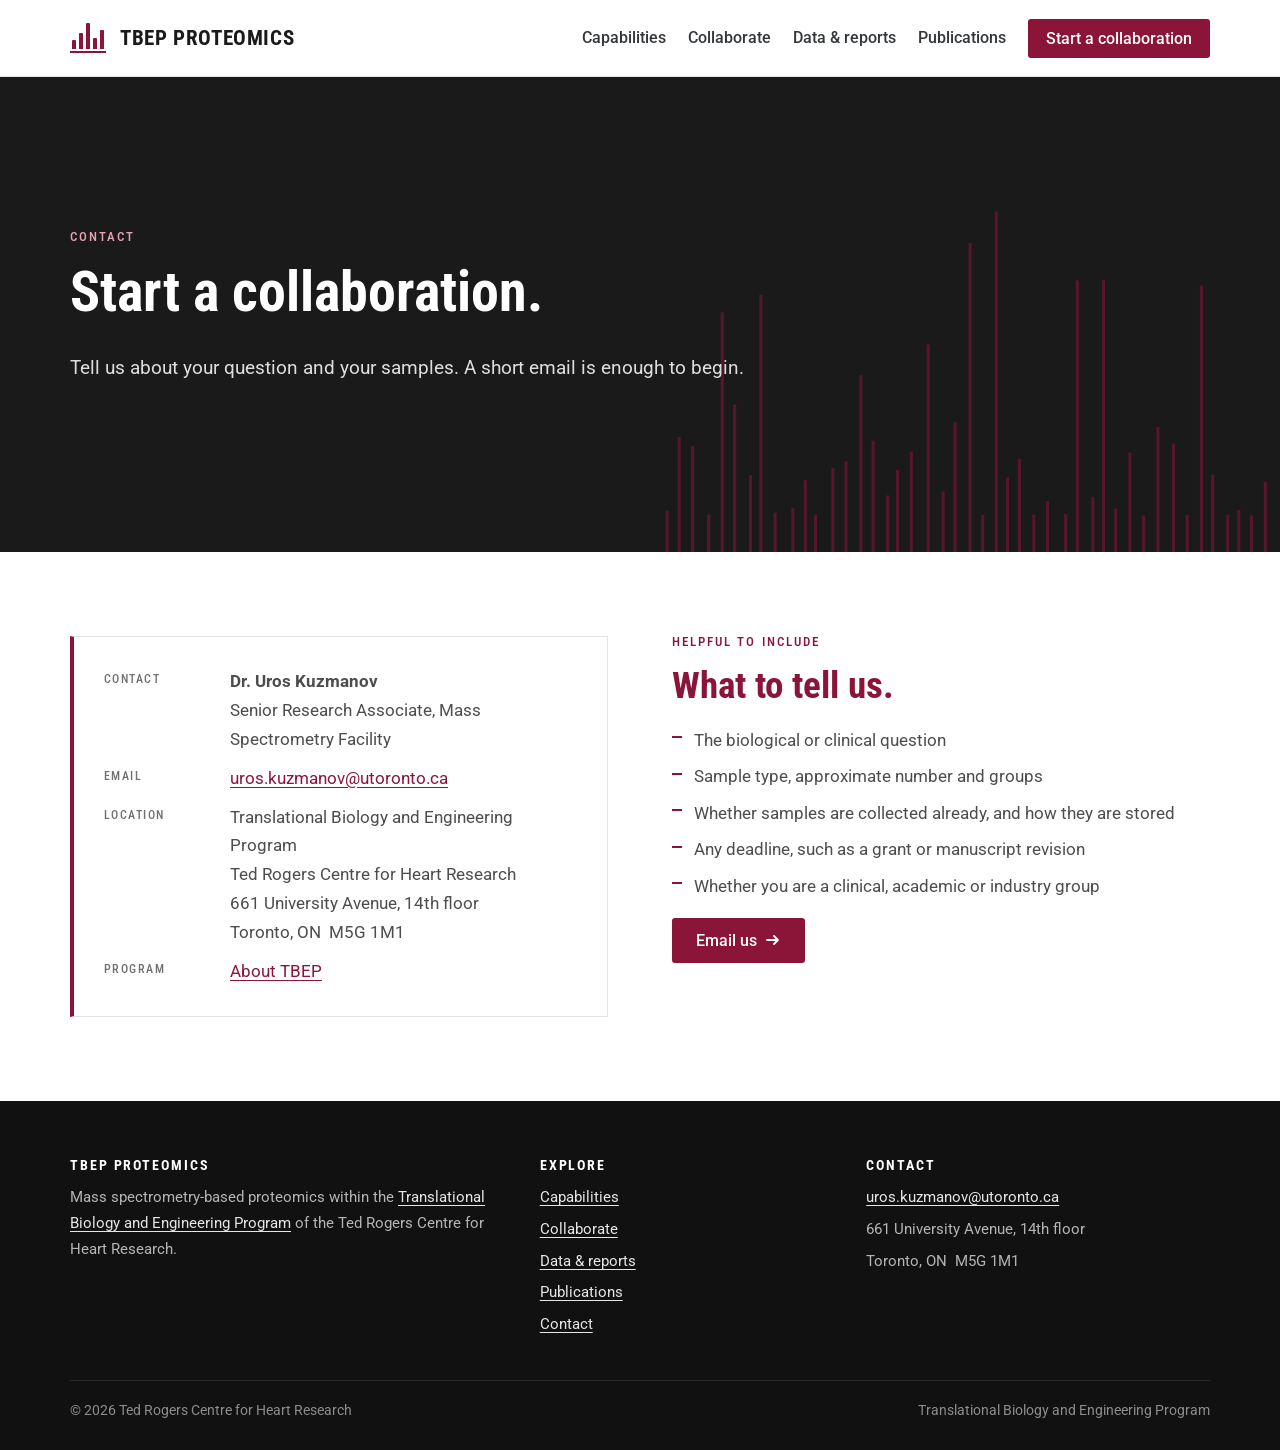
<file: contact.html>
<!doctype html>
<html lang="en">
<head>
<meta charset="utf-8">
<meta name="viewport" content="width=device-width, initial-scale=1">
<title>Contact | TBEP Proteomics</title>
<meta name="description" content="Contact TBEP Proteomics at the Translational Biology and Engineering Program, Ted Rogers Centre for Heart Research, Toronto.">
<meta name="theme-color" content="#8a1538">
<link rel="preconnect" href="https://fonts.googleapis.com">
<link rel="preconnect" href="https://fonts.gstatic.com" crossorigin>
<link href="https://fonts.googleapis.com/css2?family=Roboto:wght@400;500;700&family=Roboto+Condensed:wght@400;700&display=swap" rel="stylesheet">
<link rel="stylesheet" href="assets/css/style.css">
</head>
<body>
<a class="skip" href="#main">Skip to content</a>
<header class="site-header">
  <div class="wrap">
    <!-- LOGO: replace the text mark below with the official Ted Rogers Centre / TBEP logo file if preferred (see README). -->
    <a class="brand" href="index.html" aria-label="TBEP Proteomics home">
      <span class="mark" aria-hidden="true"><i></i><i></i><i></i><i></i><i></i></span>
      <span><b>TBEP Proteomics</b><small>Translational Biology and Engineering Program · Ted Rogers Centre for Heart Research</small></span>
    </a>
    <button class="menu-toggle" aria-label="Menu" aria-expanded="false" aria-controls="nav"><span></span><span></span><span></span></button>
    <nav class="nav" id="nav" aria-label="Main"><a href="capabilities.html">Capabilities</a><a href="collaborate.html">Collaborate</a><a href="analytics.html">Data &amp; reports</a><a href="publications.html">Publications</a><a class="btn" href="contact.html">Start a collaboration</a></nav>
  </div>
</header>
<main id="main">
<section class="hero page-hero">
  <svg class="hero-spec" viewBox="0 0 620 300" preserveAspectRatio="none" aria-hidden="true"><line style="--i:0;--v:0.62" x1="6.9" x2="6.9" y1="300" y2="266.1"/><line style="--i:1;--v:0.39" x1="18.6" x2="18.6" y1="300" y2="206.6"/><line style="--i:2;--v:0.13" x1="31.7" x2="31.7" y1="300" y2="213.8"/><line style="--i:3;--v:0.17" x1="47.2" x2="47.2" y1="300" y2="269.3"/><line style="--i:4;--v:0.20" x1="60.3" x2="60.3" y1="300" y2="105.5"/><line style="--i:5;--v:0.86" x1="72.3" x2="72.3" y1="300" y2="180.3"/><line style="--i:6;--v:0.88" x1="87.7" x2="87.7" y1="300" y2="237.3"/><line style="--i:7;--v:0.33" x1="97.7" x2="97.7" y1="300" y2="91.3"/><line style="--i:8;--v:0.35" x1="111.5" x2="111.5" y1="300" y2="267.7"/><line style="--i:9;--v:0.57" x1="128.7" x2="128.7" y1="300" y2="264.2"/><line style="--i:10;--v:0.54" x1="140.8" x2="140.8" y1="300" y2="241.5"/><line style="--i:11;--v:0.26" x1="150.6" x2="150.6" y1="300" y2="269.5"/><line style="--i:12;--v:0.35" x1="167.5" x2="167.5" y1="300" y2="231.4"/><line style="--i:13;--v:0.34" x1="180.1" x2="180.1" y1="300" y2="226.2"/><line style="--i:14;--v:0.30" x1="194.6" x2="194.6" y1="300" y2="156.3"/><line style="--i:15;--v:0.80" x1="206.4" x2="206.4" y1="300" y2="209.4"/><line style="--i:16;--v:0.88" x1="220.6" x2="220.6" y1="300" y2="253.8"/><line style="--i:17;--v:0.71" x1="230.1" x2="230.1" y1="300" y2="233.3"/><line style="--i:18;--v:0.13" x1="243.5" x2="243.5" y1="300" y2="218.2"/><line style="--i:19;--v:0.56" x1="259.8" x2="259.8" y1="300" y2="131.5"/><line style="--i:20;--v:0.66" x1="274.3" x2="274.3" y1="300" y2="250.5"/><line style="--i:21;--v:0.46" x1="285.8" x2="285.8" y1="300" y2="194.6"/><line style="--i:22;--v:0.48" x1="300.4" x2="300.4" y1="300" y2="49.4"/><line style="--i:23;--v:0.66" x1="312.6" x2="312.6" y1="300" y2="269.5"/><line style="--i:24;--v:0.76" x1="325.7" x2="325.7" y1="300" y2="23.8"/><line style="--i:25;--v:0.63" x1="336.7" x2="336.7" y1="300" y2="239.2"/><line style="--i:26;--v:0.23" x1="348.3" x2="348.3" y1="300" y2="224.3"/><line style="--i:27;--v:0.71" x1="362.1" x2="362.1" y1="300" y2="269.5"/><line style="--i:28;--v:0.41" x1="375.4" x2="375.4" y1="300" y2="258.4"/><line style="--i:29;--v:0.46" x1="393.0" x2="393.0" y1="300" y2="269.0"/><line style="--i:30;--v:0.76" x1="404.3" x2="404.3" y1="300" y2="79.7"/><line style="--i:31;--v:0.43" x1="419.4" x2="419.4" y1="300" y2="255.0"/><line style="--i:32;--v:0.87" x1="429.6" x2="429.6" y1="300" y2="79.3"/><line style="--i:33;--v:0.29" x1="441.5" x2="441.5" y1="300" y2="264.5"/><line style="--i:34;--v:0.57" x1="455.2" x2="455.2" y1="300" y2="219.1"/><line style="--i:35;--v:0.44" x1="468.6" x2="468.6" y1="300" y2="270.0"/><line style="--i:36;--v:0.86" x1="482.4" x2="482.4" y1="300" y2="198.4"/><line style="--i:37;--v:0.59" x1="497.5" x2="497.5" y1="300" y2="211.8"/><line style="--i:38;--v:0.82" x1="510.7" x2="510.7" y1="300" y2="269.6"/><line style="--i:39;--v:0.74" x1="524.5" x2="524.5" y1="300" y2="83.9"/><line style="--i:40;--v:0.18" x1="535.4" x2="535.4" y1="300" y2="236.9"/><line style="--i:41;--v:0.15" x1="550.0" x2="550.0" y1="300" y2="269.4"/><line style="--i:42;--v:0.37" x1="560.7" x2="560.7" y1="300" y2="265.4"/><line style="--i:43;--v:0.22" x1="572.9" x2="572.9" y1="300" y2="270.0"/><line style="--i:44;--v:0.12" x1="586.4" x2="586.4" y1="300" y2="243.0"/><line style="--i:45;--v:0.22" x1="604.2" x2="604.2" y1="300" y2="184.5"/></svg>
  <div class="wrap">
    <p class="eyebrow">Contact</p>
    <h1>Start a collaboration.</h1>
    <p class="lead">Tell us about your question and your samples. A short email is enough to begin.</p>
    
  </div>
</section>

<section>
  <div class="wrap split">
    <div class="contact-card reveal">
      <dl>
        <dt>Contact</dt><dd><strong>Dr. Uros Kuzmanov</strong><br>Senior Research Associate, Mass Spectrometry Facility</dd>
        <dt>Email</dt><dd><a href="mailto:uros.kuzmanov@utoronto.ca?subject=Proteomics%20collaboration%20enquiry">uros.kuzmanov@utoronto.ca</a></dd>
        <dt>Location</dt><dd>Translational Biology and Engineering Program<br>Ted Rogers Centre for Heart Research<br>661 University Avenue, 14th floor<br>Toronto, ON&nbsp; M5G 1M1</dd>
        <dt>Program</dt><dd><a href="https://tedrogersresearch.ca/translational-biology-engineering-program/">About TBEP</a></dd>
      </dl>
    </div>
    <div class="reveal">
      <p class="eyebrow">Helpful to include</p>
      <h2>What to tell us.</h2>
      <ul class="ticks">
        <li>The biological or clinical question</li>
        <li>Sample type, approximate number and groups</li>
        <li>Whether samples are collected already, and how they are stored</li>
        <li>Any deadline, such as a grant or manuscript revision</li>
        <li>Whether you are a clinical, academic or industry group</li>
      </ul>
      <p><a class="btn" href="mailto:uros.kuzmanov@utoronto.ca?subject=Proteomics%20collaboration%20enquiry">Email us <svg width="16" height="16" viewBox="0 0 16 16" fill="none" stroke="currentColor" stroke-width="1.8" stroke-linecap="round" stroke-linejoin="round" aria-hidden="true"><path d="M2 8h11M9 4l4 4-4 4"/></svg></a></p>
    </div>
  </div>
</section>
</main>
<footer class="site-footer">
  <div class="wrap">
    <div class="top">
      <div>
        <h4>TBEP Proteomics</h4>
        <p>Mass spectrometry-based proteomics within the <a href="https://tedrogersresearch.ca/translational-biology-engineering-program/">Translational Biology and Engineering Program</a> of the Ted Rogers Centre for Heart Research.</p>
        <!-- PARTNER LOGOS: add the official Ted Rogers Centre, University of Toronto, SickKids and UHN logo files here if required. -->
      </div>
      <div>
        <h4>Explore</h4>
        <ul><li><a href="capabilities.html">Capabilities</a></li><li><a href="collaborate.html">Collaborate</a></li><li><a href="analytics.html">Data &amp; reports</a></li><li><a href="publications.html">Publications</a></li><li><a href="contact.html">Contact</a></li></ul>
      </div>
      <div>
        <h4>Contact</h4>
        <ul><li><a href="mailto:uros.kuzmanov@utoronto.ca">uros.kuzmanov@utoronto.ca</a></li><li>661 University Avenue, 14th floor</li><li>Toronto, ON&nbsp; M5G 1M1</li></ul>
      </div>
    </div>
    <div class="bottom"><span>© <span id="year">2026</span> Ted Rogers Centre for Heart Research</span><span>Translational Biology and Engineering Program</span></div>
  </div>
</footer>
<script src="assets/js/site.js" defer></script>
</body>
</html>
</file>
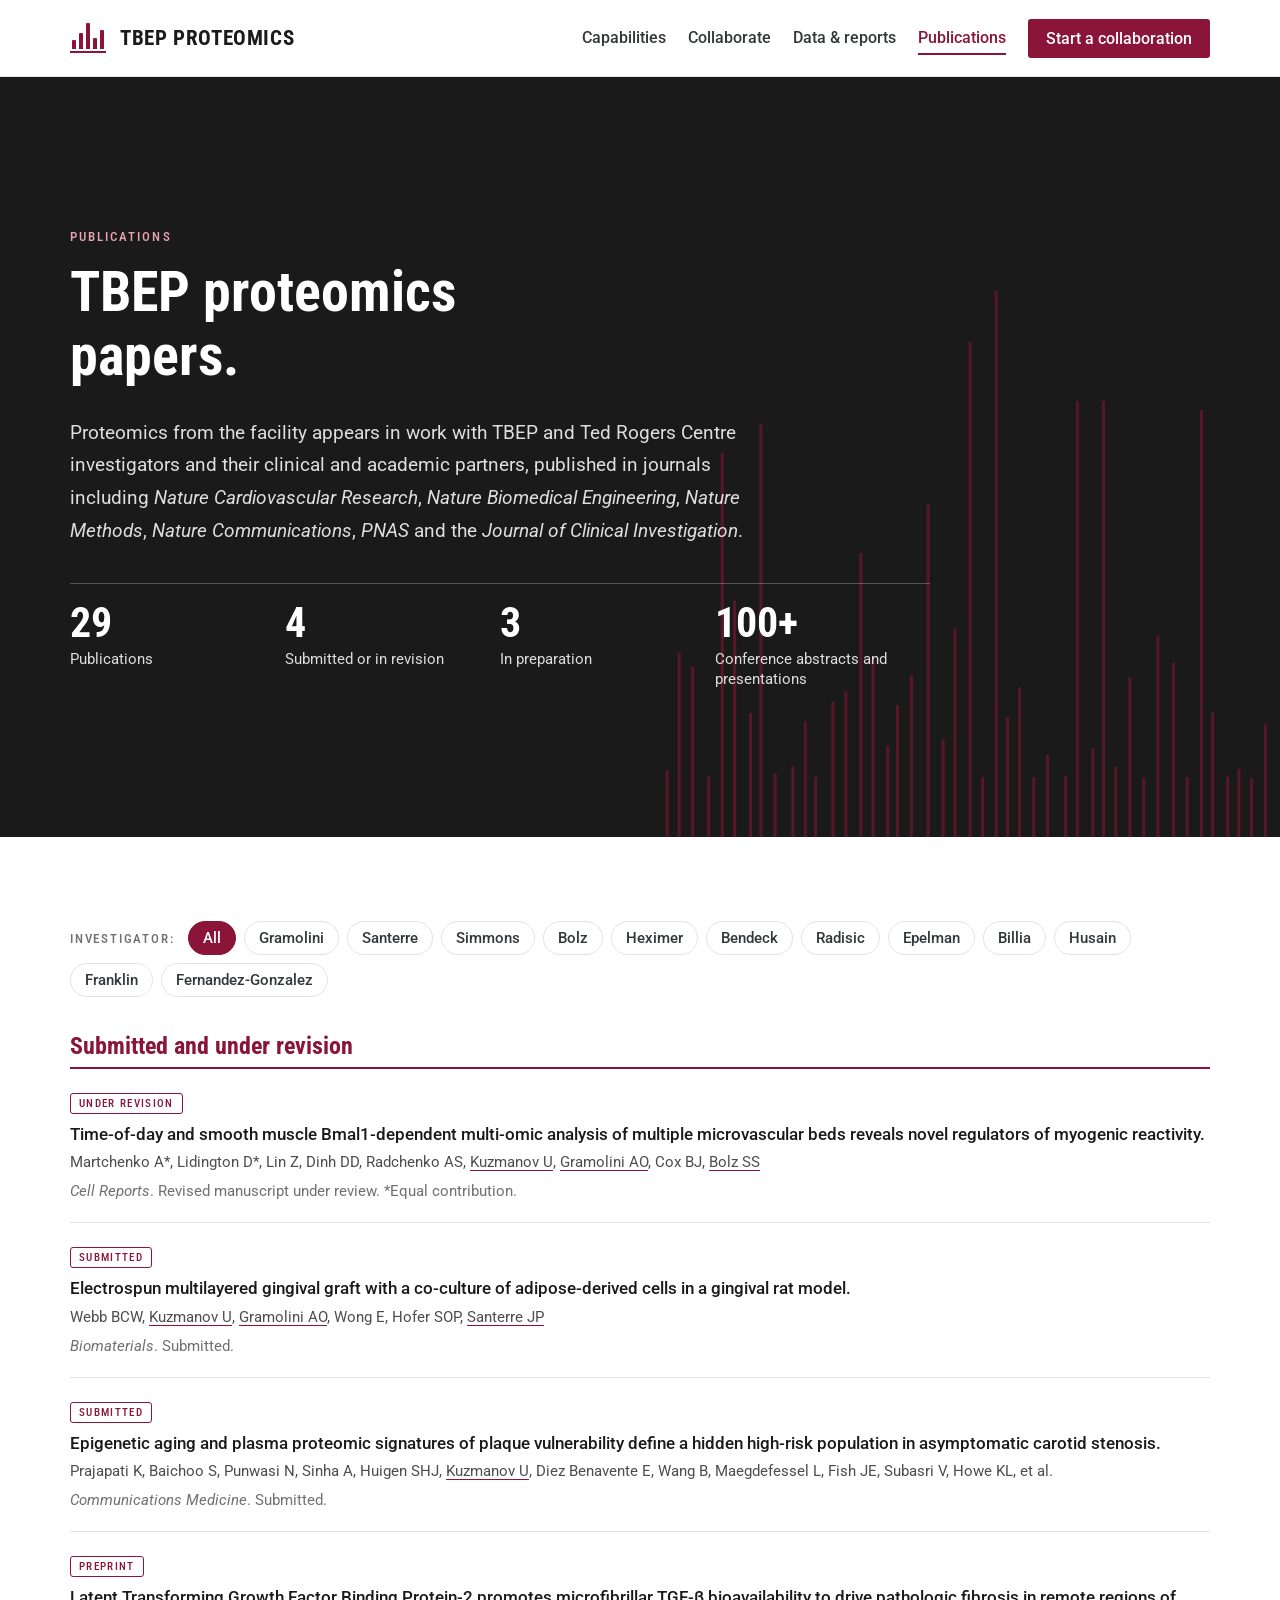
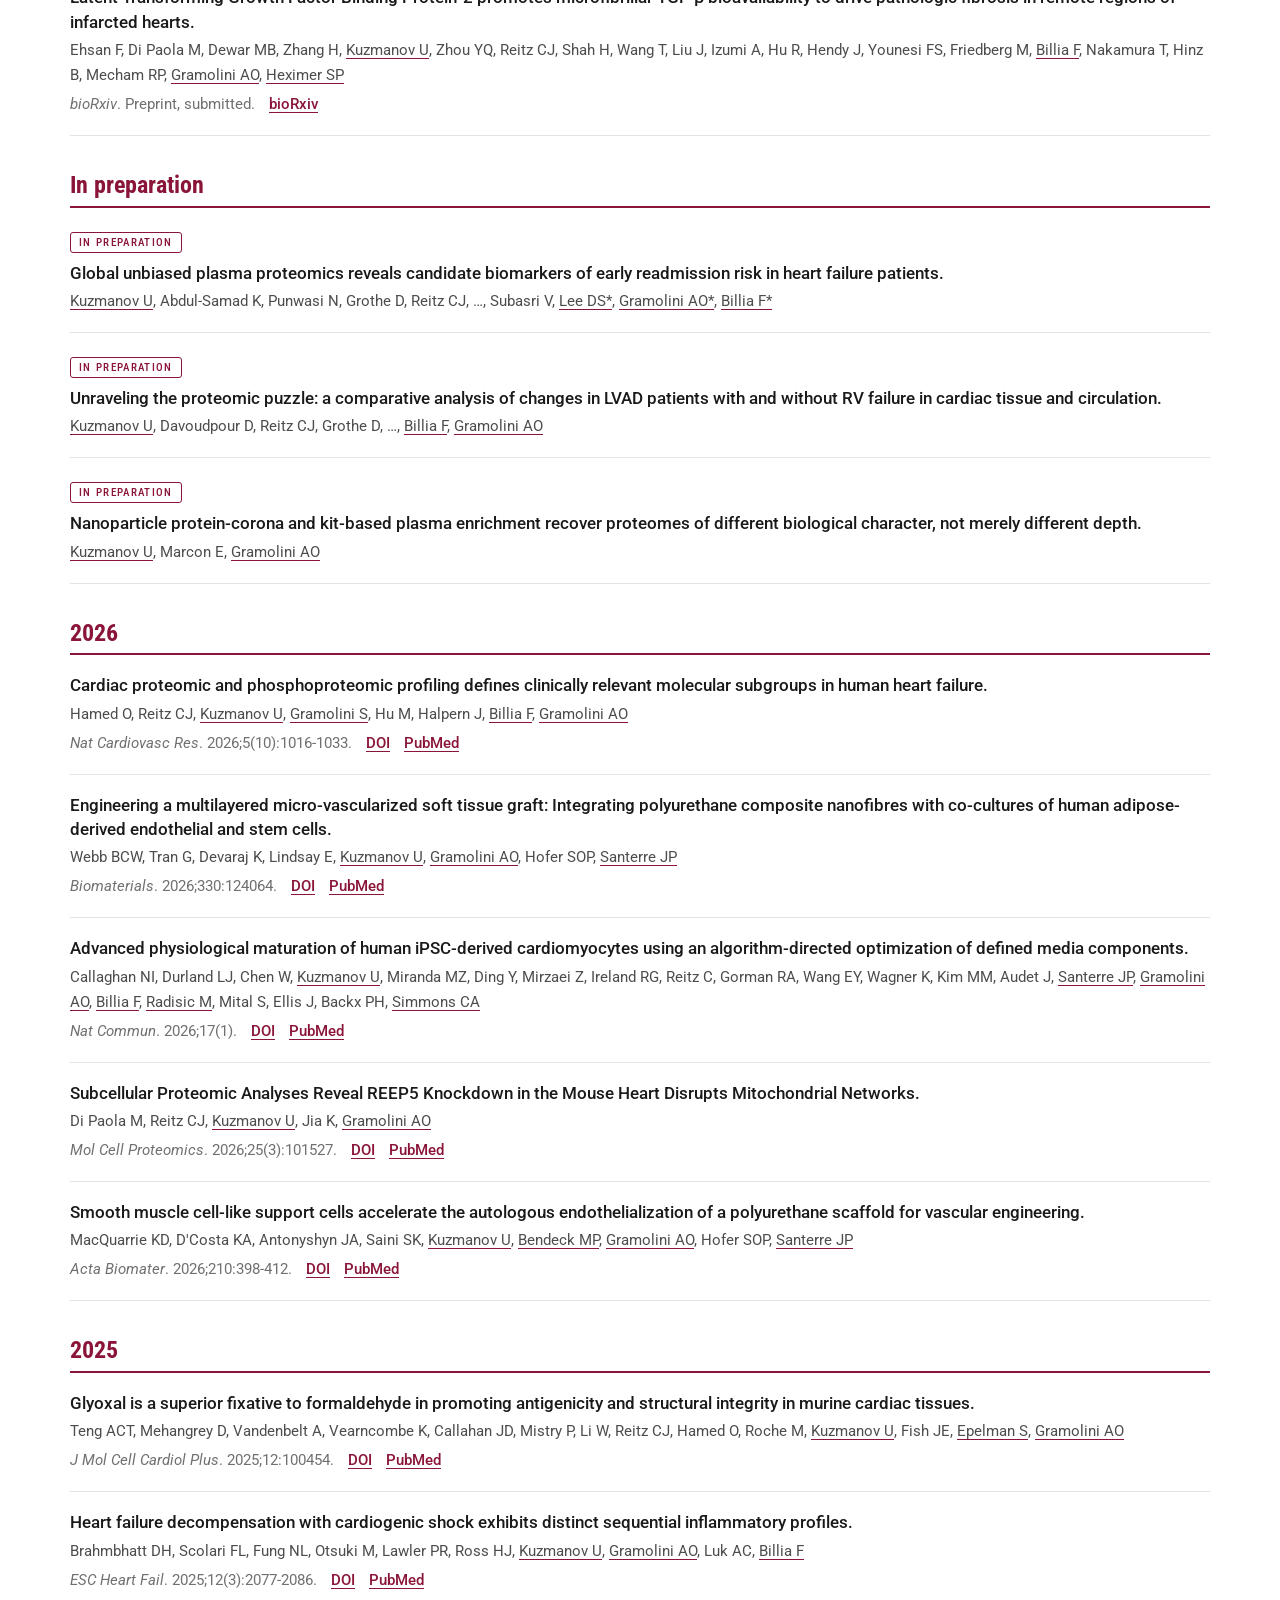
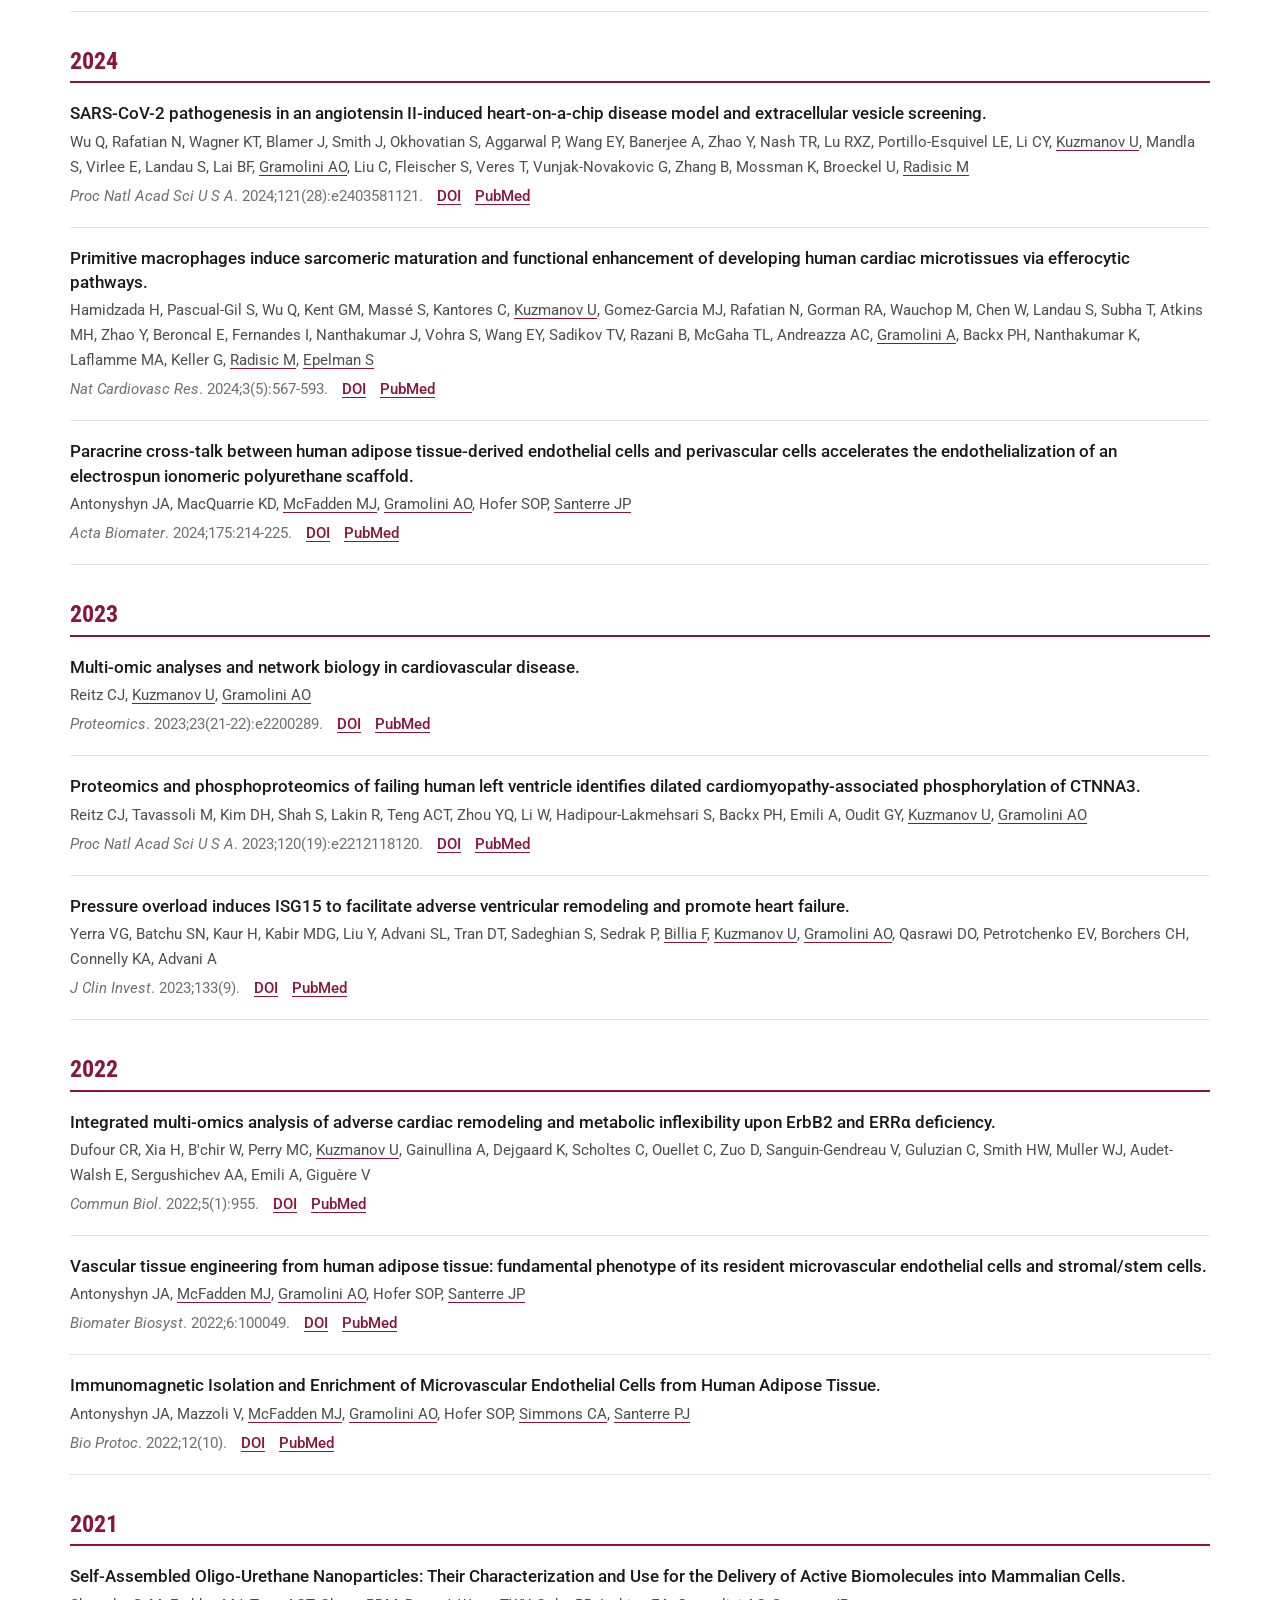
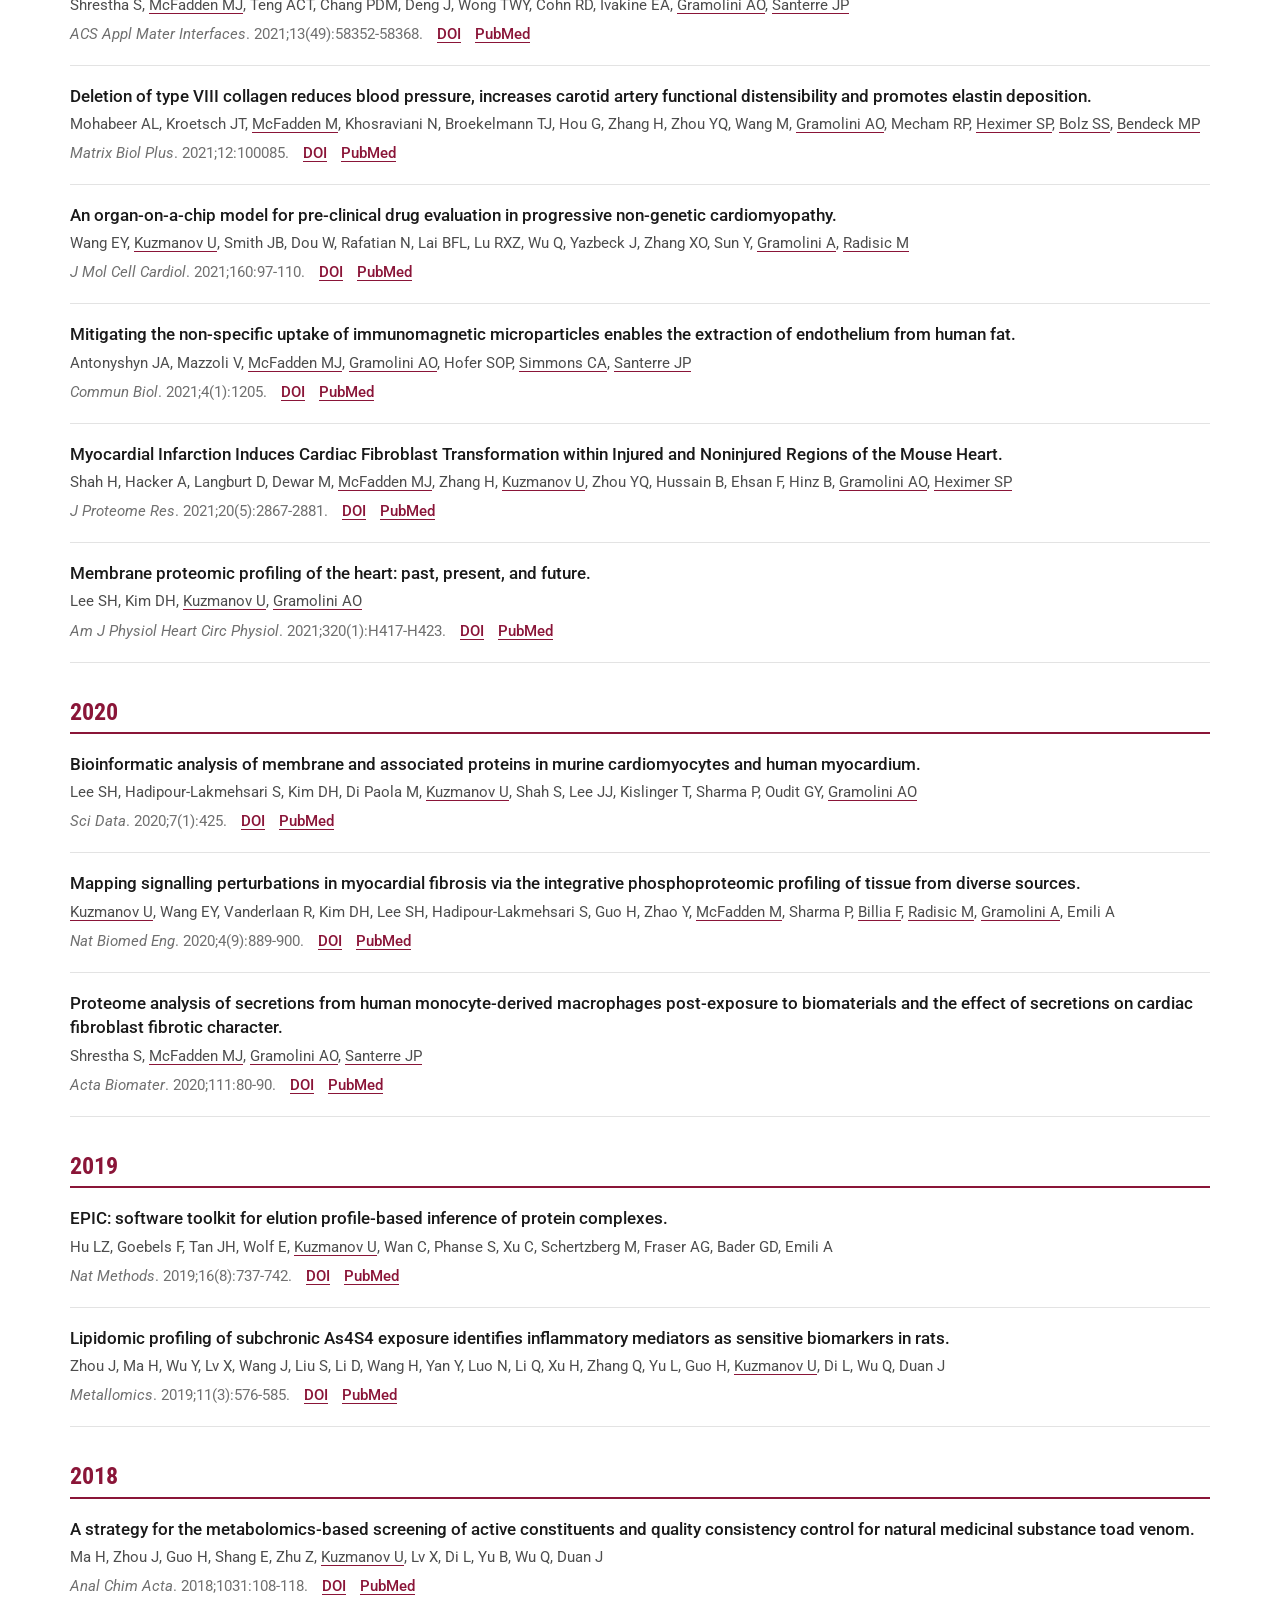
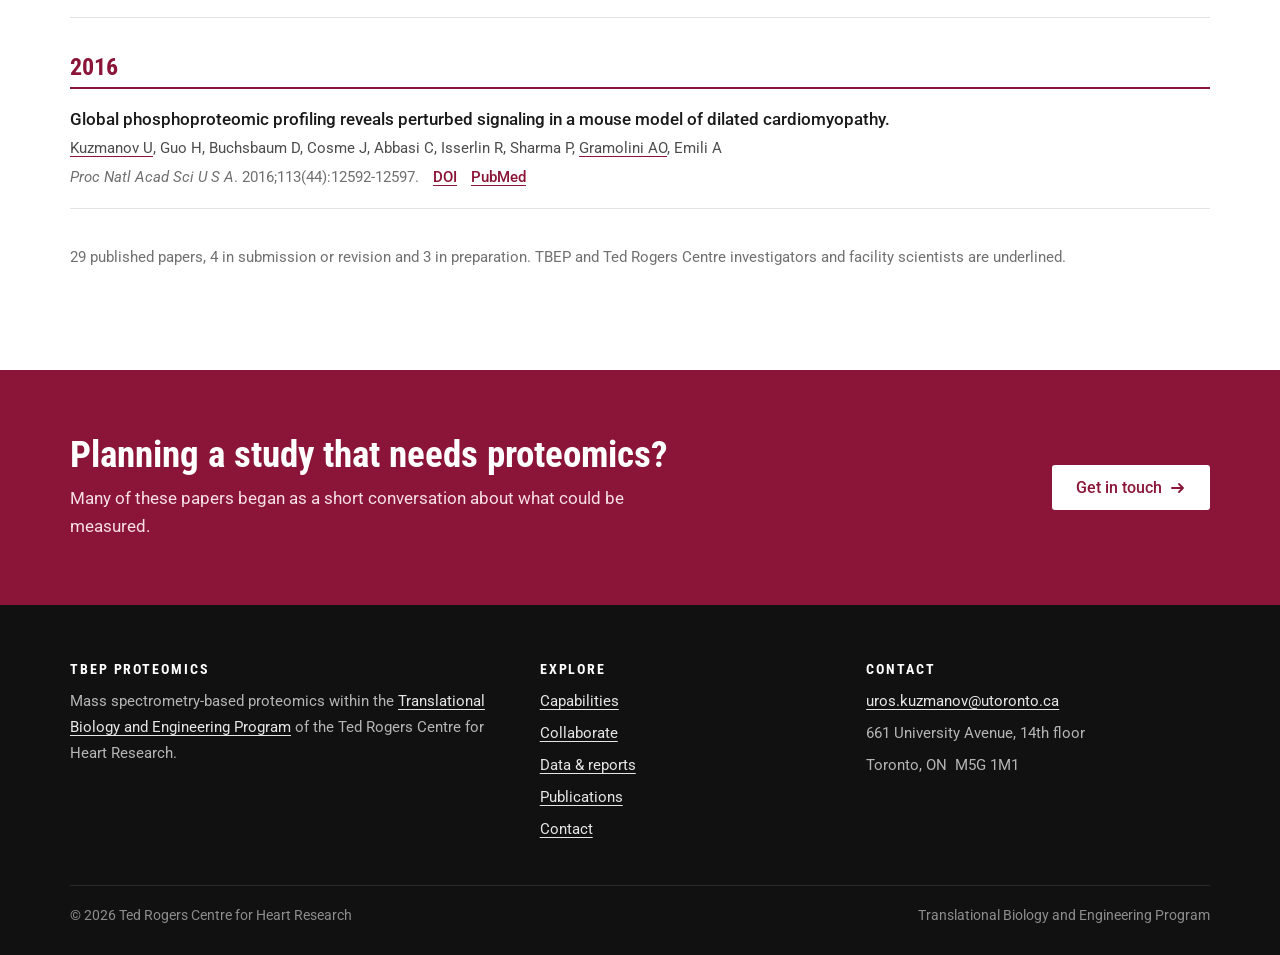
<file: publications.html>
<!doctype html>
<html lang="en">
<head>
<meta charset="utf-8">
<meta name="viewport" content="width=device-width, initial-scale=1">
<title>Publications | TBEP Proteomics</title>
<meta name="description" content="TBEP proteomics papers: publications from the facility with Translational Biology and Engineering Program and Ted Rogers Centre investigators.">
<meta name="theme-color" content="#8a1538">
<link rel="preconnect" href="https://fonts.googleapis.com">
<link rel="preconnect" href="https://fonts.gstatic.com" crossorigin>
<link href="https://fonts.googleapis.com/css2?family=Roboto:wght@400;500;700&family=Roboto+Condensed:wght@400;700&display=swap" rel="stylesheet">
<link rel="stylesheet" href="assets/css/style.css">
</head>
<body>
<a class="skip" href="#main">Skip to content</a>
<header class="site-header">
  <div class="wrap">
    <!-- LOGO: replace the text mark below with the official Ted Rogers Centre / TBEP logo file if preferred (see README). -->
    <a class="brand" href="index.html" aria-label="TBEP Proteomics home">
      <span class="mark" aria-hidden="true"><i></i><i></i><i></i><i></i><i></i></span>
      <span><b>TBEP Proteomics</b><small>Translational Biology and Engineering Program · Ted Rogers Centre for Heart Research</small></span>
    </a>
    <button class="menu-toggle" aria-label="Menu" aria-expanded="false" aria-controls="nav"><span></span><span></span><span></span></button>
    <nav class="nav" id="nav" aria-label="Main"><a href="capabilities.html">Capabilities</a><a href="collaborate.html">Collaborate</a><a href="analytics.html">Data &amp; reports</a><a href="publications.html" aria-current="page">Publications</a><a class="btn" href="contact.html">Start a collaboration</a></nav>
  </div>
</header>
<main id="main">
<section class="hero page-hero">
  <svg class="hero-spec" viewBox="0 0 620 300" preserveAspectRatio="none" aria-hidden="true"><line style="--i:0;--v:0.62" x1="6.9" x2="6.9" y1="300" y2="266.1"/><line style="--i:1;--v:0.39" x1="18.6" x2="18.6" y1="300" y2="206.6"/><line style="--i:2;--v:0.13" x1="31.7" x2="31.7" y1="300" y2="213.8"/><line style="--i:3;--v:0.17" x1="47.2" x2="47.2" y1="300" y2="269.3"/><line style="--i:4;--v:0.20" x1="60.3" x2="60.3" y1="300" y2="105.5"/><line style="--i:5;--v:0.86" x1="72.3" x2="72.3" y1="300" y2="180.3"/><line style="--i:6;--v:0.88" x1="87.7" x2="87.7" y1="300" y2="237.3"/><line style="--i:7;--v:0.33" x1="97.7" x2="97.7" y1="300" y2="91.3"/><line style="--i:8;--v:0.35" x1="111.5" x2="111.5" y1="300" y2="267.7"/><line style="--i:9;--v:0.57" x1="128.7" x2="128.7" y1="300" y2="264.2"/><line style="--i:10;--v:0.54" x1="140.8" x2="140.8" y1="300" y2="241.5"/><line style="--i:11;--v:0.26" x1="150.6" x2="150.6" y1="300" y2="269.5"/><line style="--i:12;--v:0.35" x1="167.5" x2="167.5" y1="300" y2="231.4"/><line style="--i:13;--v:0.34" x1="180.1" x2="180.1" y1="300" y2="226.2"/><line style="--i:14;--v:0.30" x1="194.6" x2="194.6" y1="300" y2="156.3"/><line style="--i:15;--v:0.80" x1="206.4" x2="206.4" y1="300" y2="209.4"/><line style="--i:16;--v:0.88" x1="220.6" x2="220.6" y1="300" y2="253.8"/><line style="--i:17;--v:0.71" x1="230.1" x2="230.1" y1="300" y2="233.3"/><line style="--i:18;--v:0.13" x1="243.5" x2="243.5" y1="300" y2="218.2"/><line style="--i:19;--v:0.56" x1="259.8" x2="259.8" y1="300" y2="131.5"/><line style="--i:20;--v:0.66" x1="274.3" x2="274.3" y1="300" y2="250.5"/><line style="--i:21;--v:0.46" x1="285.8" x2="285.8" y1="300" y2="194.6"/><line style="--i:22;--v:0.48" x1="300.4" x2="300.4" y1="300" y2="49.4"/><line style="--i:23;--v:0.66" x1="312.6" x2="312.6" y1="300" y2="269.5"/><line style="--i:24;--v:0.76" x1="325.7" x2="325.7" y1="300" y2="23.8"/><line style="--i:25;--v:0.63" x1="336.7" x2="336.7" y1="300" y2="239.2"/><line style="--i:26;--v:0.23" x1="348.3" x2="348.3" y1="300" y2="224.3"/><line style="--i:27;--v:0.71" x1="362.1" x2="362.1" y1="300" y2="269.5"/><line style="--i:28;--v:0.41" x1="375.4" x2="375.4" y1="300" y2="258.4"/><line style="--i:29;--v:0.46" x1="393.0" x2="393.0" y1="300" y2="269.0"/><line style="--i:30;--v:0.76" x1="404.3" x2="404.3" y1="300" y2="79.7"/><line style="--i:31;--v:0.43" x1="419.4" x2="419.4" y1="300" y2="255.0"/><line style="--i:32;--v:0.87" x1="429.6" x2="429.6" y1="300" y2="79.3"/><line style="--i:33;--v:0.29" x1="441.5" x2="441.5" y1="300" y2="264.5"/><line style="--i:34;--v:0.57" x1="455.2" x2="455.2" y1="300" y2="219.1"/><line style="--i:35;--v:0.44" x1="468.6" x2="468.6" y1="300" y2="270.0"/><line style="--i:36;--v:0.86" x1="482.4" x2="482.4" y1="300" y2="198.4"/><line style="--i:37;--v:0.59" x1="497.5" x2="497.5" y1="300" y2="211.8"/><line style="--i:38;--v:0.82" x1="510.7" x2="510.7" y1="300" y2="269.6"/><line style="--i:39;--v:0.74" x1="524.5" x2="524.5" y1="300" y2="83.9"/><line style="--i:40;--v:0.18" x1="535.4" x2="535.4" y1="300" y2="236.9"/><line style="--i:41;--v:0.15" x1="550.0" x2="550.0" y1="300" y2="269.4"/><line style="--i:42;--v:0.37" x1="560.7" x2="560.7" y1="300" y2="265.4"/><line style="--i:43;--v:0.22" x1="572.9" x2="572.9" y1="300" y2="270.0"/><line style="--i:44;--v:0.12" x1="586.4" x2="586.4" y1="300" y2="243.0"/><line style="--i:45;--v:0.22" x1="604.2" x2="604.2" y1="300" y2="184.5"/></svg>
  <div class="wrap">
    <p class="eyebrow">Publications</p>
    <h1>TBEP proteomics papers.</h1>
    <p class="lead">Proteomics from the facility appears in work with TBEP and Ted Rogers Centre investigators and their clinical and academic partners, published in journals including <em>Nature Cardiovascular Research</em>, <em>Nature Biomedical Engineering</em>, <em>Nature Methods</em>, <em>Nature Communications</em>, <em>PNAS</em> and the <em>Journal of Clinical Investigation</em>.</p>
    <div class="actions"><dl class="stats"><div><dt>29</dt><dd>Publications</dd></div><div><dt>4</dt><dd>Submitted or in revision</dd></div><div><dt>3</dt><dd>In preparation</dd></div><div><dt>100+</dt><dd>Conference abstracts and presentations</dd></div></dl></div>
  </div>
</section>

<section>
  <div class="wrap">
    <div class="pub-filter reveal" role="group" aria-label="Filter by investigator"><span>Investigator:</span><button type="button" class="chip on" data-lab="">All</button><button type="button" class="chip" data-lab="Gramolini">Gramolini</button><button type="button" class="chip" data-lab="Santerre">Santerre</button><button type="button" class="chip" data-lab="Simmons">Simmons</button><button type="button" class="chip" data-lab="Bolz">Bolz</button><button type="button" class="chip" data-lab="Heximer">Heximer</button><button type="button" class="chip" data-lab="Bendeck">Bendeck</button><button type="button" class="chip" data-lab="Radisic">Radisic</button><button type="button" class="chip" data-lab="Epelman">Epelman</button><button type="button" class="chip" data-lab="Billia">Billia</button><button type="button" class="chip" data-lab="Husain">Husain</button><button type="button" class="chip" data-lab="Franklin">Franklin</button><button type="button" class="chip" data-lab="Fernandez-Gonzalez">Fernandez-Gonzalez</button></div>
    <div class="pub-year reveal" data-year><h3>Submitted and under revision</h3><ul class="pubs"><li class="pub" data-labs="Gramolini Bolz"><span class="badge">Under revision</span><p class="pub-title">Time-of-day and smooth muscle Bmal1-dependent multi-omic analysis of multiple microvascular beds reveals novel regulators of myogenic reactivity.</p><p class="pub-authors">Martchenko A*, Lidington D*, Lin Z, Dinh DD, Radchenko AS, <span class="pi">Kuzmanov U</span>, <span class="pi">Gramolini AO</span>, Cox BJ, <span class="pi">Bolz SS</span></p><p class="pub-src"><em>Cell Reports</em>. Revised manuscript under review. *Equal contribution.<span class="pub-links"></span></p></li><li class="pub" data-labs="Gramolini Santerre"><span class="badge">Submitted</span><p class="pub-title">Electrospun multilayered gingival graft with a co-culture of adipose-derived cells in a gingival rat model.</p><p class="pub-authors">Webb BCW, <span class="pi">Kuzmanov U</span>, <span class="pi">Gramolini AO</span>, Wong E, Hofer SOP, <span class="pi">Santerre JP</span></p><p class="pub-src"><em>Biomaterials</em>. Submitted.<span class="pub-links"></span></p></li><li class="pub" data-labs=""><span class="badge">Submitted</span><p class="pub-title">Epigenetic aging and plasma proteomic signatures of plaque vulnerability define a hidden high-risk population in asymptomatic carotid stenosis.</p><p class="pub-authors">Prajapati K, Baichoo S, Punwasi N, Sinha A, Huigen SHJ, <span class="pi">Kuzmanov U</span>, Diez Benavente E, Wang B, Maegdefessel L, Fish JE, Subasri V, Howe KL, et al.</p><p class="pub-src"><em>Communications Medicine</em>. Submitted.<span class="pub-links"></span></p></li><li class="pub" data-labs="Gramolini Heximer Billia"><span class="badge">Preprint</span><p class="pub-title">Latent Transforming Growth Factor Binding Protein-2 promotes microfibrillar TGF-β bioavailability to drive pathologic fibrosis in remote regions of infarcted hearts.</p><p class="pub-authors">Ehsan F, Di Paola M, Dewar MB, Zhang H, <span class="pi">Kuzmanov U</span>, Zhou YQ, Reitz CJ, Shah H, Wang T, Liu J, Izumi A, Hu R, Hendy J, Younesi FS, Friedberg M, <span class="pi">Billia F</span>, Nakamura T, Hinz B, Mecham RP, <span class="pi">Gramolini AO</span>, <span class="pi">Heximer SP</span></p><p class="pub-src"><em>bioRxiv</em>. Preprint, submitted.<span class="pub-links"> <a href="https://www.biorxiv.org/content/10.64898/2026.10.28.762676v2" target="_blank" rel="noopener">bioRxiv</a></span></p></li></ul></div>
    <div class="pub-year reveal" data-year><h3>In preparation</h3><ul class="pubs"><li class="pub" data-labs="Gramolini Billia"><span class="badge">In preparation</span><p class="pub-title">Global unbiased plasma proteomics reveals candidate biomarkers of early readmission risk in heart failure patients.</p><p class="pub-authors"><span class="pi">Kuzmanov U</span>, Abdul-Samad K, Punwasi N, Grothe D, Reitz CJ, …, Subasri V, <span class="pi">Lee DS*</span>, <span class="pi">Gramolini AO*</span>, <span class="pi">Billia F*</span></p></li><li class="pub" data-labs="Gramolini Billia"><span class="badge">In preparation</span><p class="pub-title">Unraveling the proteomic puzzle: a comparative analysis of changes in LVAD patients with and without RV failure in cardiac tissue and circulation.</p><p class="pub-authors"><span class="pi">Kuzmanov U</span>, Davoudpour D, Reitz CJ, Grothe D, …, <span class="pi">Billia F</span>, <span class="pi">Gramolini AO</span></p></li><li class="pub" data-labs="Gramolini"><span class="badge">In preparation</span><p class="pub-title">Nanoparticle protein-corona and kit-based plasma enrichment recover proteomes of different biological character, not merely different depth.</p><p class="pub-authors"><span class="pi">Kuzmanov U</span>, Marcon E, <span class="pi">Gramolini AO</span></p></li></ul></div>
    <div class="pub-year" data-year><h3>2026</h3><ul class="pubs"><li class="pub" data-labs="Gramolini Billia"><p class="pub-title">Cardiac proteomic and phosphoproteomic profiling defines clinically relevant  molecular subgroups in human heart failure.</p><p class="pub-authors">Hamed O, Reitz CJ, <span class="pi">Kuzmanov U</span>, <span class="pi">Gramolini S</span>, Hu M, Halpern J, <span class="pi">Billia F</span>, <span class="pi">Gramolini AO</span></p><p class="pub-src"><em>Nat Cardiovasc Res</em>. 2026;5(10):1016-1033.<span class="pub-links"> <a href="https://doi.org/10.1038/s44161-026-00880-w" target="_blank" rel="noopener">DOI</a> <a href="https://pubmed.ncbi.nlm.nih.gov/42791324/" target="_blank" rel="noopener">PubMed</a></span></p></li><li class="pub" data-labs="Gramolini Santerre"><p class="pub-title">Engineering a multilayered micro-vascularized soft tissue graft: Integrating  polyurethane composite nanofibres with co-cultures of human adipose-derived endothelial and stem cells.</p><p class="pub-authors">Webb BCW, Tran G, Devaraj K, Lindsay E, <span class="pi">Kuzmanov U</span>, <span class="pi">Gramolini AO</span>, Hofer SOP, <span class="pi">Santerre JP</span></p><p class="pub-src"><em>Biomaterials</em>. 2026;330:124064.<span class="pub-links"> <a href="https://doi.org/10.1016/j.biomaterials.2026.124064" target="_blank" rel="noopener">DOI</a> <a href="https://pubmed.ncbi.nlm.nih.gov/41702229/" target="_blank" rel="noopener">PubMed</a></span></p></li><li class="pub" data-labs="Gramolini Santerre Simmons Radisic Billia"><p class="pub-title">Advanced physiological maturation of human iPSC-derived cardiomyocytes using an  algorithm-directed optimization of defined media components.</p><p class="pub-authors">Callaghan NI, Durland LJ, Chen W, <span class="pi">Kuzmanov U</span>, Miranda MZ, Ding Y, Mirzaei Z, Ireland RG, Reitz C, Gorman RA, Wang EY, Wagner K, Kim MM, Audet J, <span class="pi">Santerre JP</span>, <span class="pi">Gramolini AO</span>, <span class="pi">Billia F</span>, <span class="pi">Radisic M</span>, Mital S, Ellis J, Backx PH, <span class="pi">Simmons CA</span></p><p class="pub-src"><em>Nat Commun</em>. 2026;17(1).<span class="pub-links"> <a href="https://doi.org/10.1038/s41467-026-70550-9" target="_blank" rel="noopener">DOI</a> <a href="https://pubmed.ncbi.nlm.nih.gov/41916979/" target="_blank" rel="noopener">PubMed</a></span></p></li><li class="pub" data-labs="Gramolini"><p class="pub-title">Subcellular Proteomic Analyses Reveal REEP5 Knockdown in the Mouse Heart Disrupts  Mitochondrial Networks.</p><p class="pub-authors">Di Paola M, Reitz CJ, <span class="pi">Kuzmanov U</span>, Jia K, <span class="pi">Gramolini AO</span></p><p class="pub-src"><em>Mol Cell Proteomics</em>. 2026;25(3):101527.<span class="pub-links"> <a href="https://doi.org/10.1016/j.mcpro.2026.101527" target="_blank" rel="noopener">DOI</a> <a href="https://pubmed.ncbi.nlm.nih.gov/41672147/" target="_blank" rel="noopener">PubMed</a></span></p></li><li class="pub" data-labs="Gramolini Santerre Bendeck"><p class="pub-title">Smooth muscle cell-like support cells accelerate the autologous  endothelialization of a polyurethane scaffold for vascular engineering.</p><p class="pub-authors">MacQuarrie KD, D&#x27;Costa KA, Antonyshyn JA, Saini SK, <span class="pi">Kuzmanov U</span>, <span class="pi">Bendeck MP</span>, <span class="pi">Gramolini AO</span>, Hofer SOP, <span class="pi">Santerre JP</span></p><p class="pub-src"><em>Acta Biomater</em>. 2026;210:398-412.<span class="pub-links"> <a href="https://doi.org/10.1016/j.actbio.2025.12.011" target="_blank" rel="noopener">DOI</a> <a href="https://pubmed.ncbi.nlm.nih.gov/41354191/" target="_blank" rel="noopener">PubMed</a></span></p></li></ul></div><div class="pub-year" data-year><h3>2025</h3><ul class="pubs"><li class="pub" data-labs="Gramolini Epelman"><p class="pub-title">Glyoxal is a superior fixative to formaldehyde in promoting antigenicity and  structural integrity in murine cardiac tissues.</p><p class="pub-authors">Teng ACT, Mehangrey D, Vandenbelt A, Vearncombe K, Callahan JD, Mistry P, Li W, Reitz CJ, Hamed O, Roche M, <span class="pi">Kuzmanov U</span>, Fish JE, <span class="pi">Epelman S</span>, <span class="pi">Gramolini AO</span></p><p class="pub-src"><em>J Mol Cell Cardiol Plus</em>. 2025;12:100454.<span class="pub-links"> <a href="https://doi.org/10.1016/j.jmccpl.2025.100454" target="_blank" rel="noopener">DOI</a> <a href="https://pubmed.ncbi.nlm.nih.gov/40485774/" target="_blank" rel="noopener">PubMed</a></span></p></li><li class="pub" data-labs="Gramolini Billia"><p class="pub-title">Heart failure decompensation with cardiogenic shock exhibits distinct sequential  inflammatory profiles.</p><p class="pub-authors">Brahmbhatt DH, Scolari FL, Fung NL, Otsuki M, Lawler PR, Ross HJ, <span class="pi">Kuzmanov U</span>, <span class="pi">Gramolini AO</span>, Luk AC, <span class="pi">Billia F</span></p><p class="pub-src"><em>ESC Heart Fail</em>. 2025;12(3):2077-2086.<span class="pub-links"> <a href="https://doi.org/10.1002/ehf2.15217" target="_blank" rel="noopener">DOI</a> <a href="https://pubmed.ncbi.nlm.nih.gov/39925014/" target="_blank" rel="noopener">PubMed</a></span></p></li></ul></div><div class="pub-year" data-year><h3>2024</h3><ul class="pubs"><li class="pub" data-labs="Gramolini Radisic"><p class="pub-title">SARS-CoV-2 pathogenesis in an angiotensin II-induced heart-on-a-chip disease  model and extracellular vesicle screening.</p><p class="pub-authors">Wu Q, Rafatian N, Wagner KT, Blamer J, Smith J, Okhovatian S, Aggarwal P, Wang EY, Banerjee A, Zhao Y, Nash TR, Lu RXZ, Portillo-Esquivel LE, Li CY, <span class="pi">Kuzmanov U</span>, Mandla S, Virlee E, Landau S, Lai BF, <span class="pi">Gramolini AO</span>, Liu C, Fleischer S, Veres T, Vunjak-Novakovic G, Zhang B, Mossman K, Broeckel U, <span class="pi">Radisic M</span></p><p class="pub-src"><em>Proc Natl Acad Sci U S A</em>. 2024;121(28):e2403581121.<span class="pub-links"> <a href="https://doi.org/10.1073/pnas.2403581121" target="_blank" rel="noopener">DOI</a> <a href="https://pubmed.ncbi.nlm.nih.gov/38968108/" target="_blank" rel="noopener">PubMed</a></span></p></li><li class="pub" data-labs="Gramolini Radisic Epelman"><p class="pub-title">Primitive macrophages induce sarcomeric maturation and functional enhancement of  developing human cardiac microtissues via efferocytic pathways.</p><p class="pub-authors">Hamidzada H, Pascual-Gil S, Wu Q, Kent GM, Massé S, Kantores C, <span class="pi">Kuzmanov U</span>, Gomez-Garcia MJ, Rafatian N, Gorman RA, Wauchop M, Chen W, Landau S, Subha T, Atkins MH, Zhao Y, Beroncal E, Fernandes I, Nanthakumar J, Vohra S, Wang EY, Sadikov TV, Razani B, McGaha TL, Andreazza AC, <span class="pi">Gramolini A</span>, Backx PH, Nanthakumar K, Laflamme MA, Keller G, <span class="pi">Radisic M</span>, <span class="pi">Epelman S</span></p><p class="pub-src"><em>Nat Cardiovasc Res</em>. 2024;3(5):567-593.<span class="pub-links"> <a href="https://doi.org/10.1038/s44161-024-00471-7" target="_blank" rel="noopener">DOI</a> <a href="https://pubmed.ncbi.nlm.nih.gov/39086373/" target="_blank" rel="noopener">PubMed</a></span></p></li><li class="pub" data-labs="Gramolini Santerre"><p class="pub-title">Paracrine cross-talk between human adipose tissue-derived endothelial cells and  perivascular cells accelerates the endothelialization of an electrospun ionomeric polyurethane scaffold.</p><p class="pub-authors">Antonyshyn JA, MacQuarrie KD, <span class="pi">McFadden MJ</span>, <span class="pi">Gramolini AO</span>, Hofer SOP, <span class="pi">Santerre JP</span></p><p class="pub-src"><em>Acta Biomater</em>. 2024;175:214-225.<span class="pub-links"> <a href="https://doi.org/10.1016/j.actbio.2023.12.037" target="_blank" rel="noopener">DOI</a> <a href="https://pubmed.ncbi.nlm.nih.gov/38158104/" target="_blank" rel="noopener">PubMed</a></span></p></li></ul></div><div class="pub-year" data-year><h3>2023</h3><ul class="pubs"><li class="pub" data-labs="Gramolini"><p class="pub-title">Multi-omic analyses and network biology in cardiovascular disease.</p><p class="pub-authors">Reitz CJ, <span class="pi">Kuzmanov U</span>, <span class="pi">Gramolini AO</span></p><p class="pub-src"><em>Proteomics</em>. 2023;23(21-22):e2200289.<span class="pub-links"> <a href="https://doi.org/10.1002/pmic.202200289" target="_blank" rel="noopener">DOI</a> <a href="https://pubmed.ncbi.nlm.nih.gov/37691071/" target="_blank" rel="noopener">PubMed</a></span></p></li><li class="pub" data-labs="Gramolini"><p class="pub-title">Proteomics and phosphoproteomics of failing human left ventricle identifies  dilated cardiomyopathy-associated phosphorylation of CTNNA3.</p><p class="pub-authors">Reitz CJ, Tavassoli M, Kim DH, Shah S, Lakin R, Teng ACT, Zhou YQ, Li W, Hadipour-Lakmehsari S, Backx PH, Emili A, Oudit GY, <span class="pi">Kuzmanov U</span>, <span class="pi">Gramolini AO</span></p><p class="pub-src"><em>Proc Natl Acad Sci U S A</em>. 2023;120(19):e2212118120.<span class="pub-links"> <a href="https://doi.org/10.1073/pnas.2212118120" target="_blank" rel="noopener">DOI</a> <a href="https://pubmed.ncbi.nlm.nih.gov/37126683/" target="_blank" rel="noopener">PubMed</a></span></p></li><li class="pub" data-labs="Gramolini Billia"><p class="pub-title">Pressure overload induces ISG15 to facilitate adverse ventricular remodeling and  promote heart failure.</p><p class="pub-authors">Yerra VG, Batchu SN, Kaur H, Kabir MDG, Liu Y, Advani SL, Tran DT, Sadeghian S, Sedrak P, <span class="pi">Billia F</span>, <span class="pi">Kuzmanov U</span>, <span class="pi">Gramolini AO</span>, Qasrawi DO, Petrotchenko EV, Borchers CH, Connelly KA, Advani A</p><p class="pub-src"><em>J Clin Invest</em>. 2023;133(9).<span class="pub-links"> <a href="https://doi.org/10.1172/JCI161453" target="_blank" rel="noopener">DOI</a> <a href="https://pubmed.ncbi.nlm.nih.gov/37115698/" target="_blank" rel="noopener">PubMed</a></span></p></li></ul></div><div class="pub-year" data-year><h3>2022</h3><ul class="pubs"><li class="pub" data-labs=""><p class="pub-title">Integrated multi-omics analysis of adverse cardiac remodeling and metabolic  inflexibility upon ErbB2 and ERRα deficiency.</p><p class="pub-authors">Dufour CR, Xia H, B&#x27;chir W, Perry MC, <span class="pi">Kuzmanov U</span>, Gainullina A, Dejgaard K, Scholtes C, Ouellet C, Zuo D, Sanguin-Gendreau V, Guluzian C, Smith HW, Muller WJ, Audet-Walsh E, Sergushichev AA, Emili A, Giguère V</p><p class="pub-src"><em>Commun Biol</em>. 2022;5(1):955.<span class="pub-links"> <a href="https://doi.org/10.1038/s42003-022-03942-4" target="_blank" rel="noopener">DOI</a> <a href="https://pubmed.ncbi.nlm.nih.gov/36097051/" target="_blank" rel="noopener">PubMed</a></span></p></li><li class="pub" data-labs="Gramolini Santerre"><p class="pub-title">Vascular tissue engineering from human adipose tissue: fundamental phenotype of  its resident microvascular endothelial cells and stromal/stem cells.</p><p class="pub-authors">Antonyshyn JA, <span class="pi">McFadden MJ</span>, <span class="pi">Gramolini AO</span>, Hofer SOP, <span class="pi">Santerre JP</span></p><p class="pub-src"><em>Biomater Biosyst</em>. 2022;6:100049.<span class="pub-links"> <a href="https://doi.org/10.1016/j.bbiosy.2022.100049" target="_blank" rel="noopener">DOI</a> <a href="https://pubmed.ncbi.nlm.nih.gov/36824164/" target="_blank" rel="noopener">PubMed</a></span></p></li><li class="pub" data-labs="Gramolini Santerre Simmons"><p class="pub-title">Immunomagnetic Isolation and Enrichment of Microvascular Endothelial Cells from  Human Adipose Tissue.</p><p class="pub-authors">Antonyshyn JA, Mazzoli V, <span class="pi">McFadden MJ</span>, <span class="pi">Gramolini AO</span>, Hofer SOP, <span class="pi">Simmons CA</span>, <span class="pi">Santerre PJ</span></p><p class="pub-src"><em>Bio Protoc</em>. 2022;12(10).<span class="pub-links"> <a href="https://doi.org/10.21769/BioProtoc.4422" target="_blank" rel="noopener">DOI</a> <a href="https://pubmed.ncbi.nlm.nih.gov/35865115/" target="_blank" rel="noopener">PubMed</a></span></p></li></ul></div><div class="pub-year" data-year><h3>2021</h3><ul class="pubs"><li class="pub" data-labs="Gramolini Santerre"><p class="pub-title">Self-Assembled Oligo-Urethane Nanoparticles: Their Characterization and Use for  the Delivery of Active Biomolecules into Mammalian Cells.</p><p class="pub-authors">Shrestha S, <span class="pi">McFadden MJ</span>, Teng ACT, Chang PDM, Deng J, Wong TWY, Cohn RD, Ivakine EA, <span class="pi">Gramolini AO</span>, <span class="pi">Santerre JP</span></p><p class="pub-src"><em>ACS Appl Mater Interfaces</em>. 2021;13(49):58352-58368.<span class="pub-links"> <a href="https://doi.org/10.1021/acsami.1c17868" target="_blank" rel="noopener">DOI</a> <a href="https://pubmed.ncbi.nlm.nih.gov/34873903/" target="_blank" rel="noopener">PubMed</a></span></p></li><li class="pub" data-labs="Gramolini Bolz Heximer Bendeck"><p class="pub-title">Deletion of type VIII collagen reduces blood pressure, increases carotid artery  functional distensibility and promotes elastin deposition.</p><p class="pub-authors">Mohabeer AL, Kroetsch JT, <span class="pi">McFadden M</span>, Khosraviani N, Broekelmann TJ, Hou G, Zhang H, Zhou YQ, Wang M, <span class="pi">Gramolini AO</span>, Mecham RP, <span class="pi">Heximer SP</span>, <span class="pi">Bolz SS</span>, <span class="pi">Bendeck MP</span></p><p class="pub-src"><em>Matrix Biol Plus</em>. 2021;12:100085.<span class="pub-links"> <a href="https://doi.org/10.1016/j.mbplus.2021.100085" target="_blank" rel="noopener">DOI</a> <a href="https://pubmed.ncbi.nlm.nih.gov/34693248/" target="_blank" rel="noopener">PubMed</a></span></p></li><li class="pub" data-labs="Gramolini Radisic"><p class="pub-title">An organ-on-a-chip model for pre-clinical drug evaluation in progressive  non-genetic cardiomyopathy.</p><p class="pub-authors">Wang EY, <span class="pi">Kuzmanov U</span>, Smith JB, Dou W, Rafatian N, Lai BFL, Lu RXZ, Wu Q, Yazbeck J, Zhang XO, Sun Y, <span class="pi">Gramolini A</span>, <span class="pi">Radisic M</span></p><p class="pub-src"><em>J Mol Cell Cardiol</em>. 2021;160:97-110.<span class="pub-links"> <a href="https://doi.org/10.1016/j.yjmcc.2021.06.012" target="_blank" rel="noopener">DOI</a> <a href="https://pubmed.ncbi.nlm.nih.gov/34216608/" target="_blank" rel="noopener">PubMed</a></span></p></li><li class="pub" data-labs="Gramolini Santerre Simmons"><p class="pub-title">Mitigating the non-specific uptake of immunomagnetic microparticles enables the  extraction of endothelium from human fat.</p><p class="pub-authors">Antonyshyn JA, Mazzoli V, <span class="pi">McFadden MJ</span>, <span class="pi">Gramolini AO</span>, Hofer SOP, <span class="pi">Simmons CA</span>, <span class="pi">Santerre JP</span></p><p class="pub-src"><em>Commun Biol</em>. 2021;4(1):1205.<span class="pub-links"> <a href="https://doi.org/10.1038/s42003-021-02732-8" target="_blank" rel="noopener">DOI</a> <a href="https://pubmed.ncbi.nlm.nih.gov/34671074/" target="_blank" rel="noopener">PubMed</a></span></p></li><li class="pub" data-labs="Gramolini Heximer"><p class="pub-title">Myocardial Infarction Induces Cardiac Fibroblast Transformation within Injured  and Noninjured Regions of the Mouse Heart.</p><p class="pub-authors">Shah H, Hacker A, Langburt D, Dewar M, <span class="pi">McFadden MJ</span>, Zhang H, <span class="pi">Kuzmanov U</span>, Zhou YQ, Hussain B, Ehsan F, Hinz B, <span class="pi">Gramolini AO</span>, <span class="pi">Heximer SP</span></p><p class="pub-src"><em>J Proteome Res</em>. 2021;20(5):2867-2881.<span class="pub-links"> <a href="https://doi.org/10.1021/acs.jproteome.1c00098" target="_blank" rel="noopener">DOI</a> <a href="https://pubmed.ncbi.nlm.nih.gov/33789425/" target="_blank" rel="noopener">PubMed</a></span></p></li><li class="pub" data-labs="Gramolini"><p class="pub-title">Membrane proteomic profiling of the heart: past, present, and future.</p><p class="pub-authors">Lee SH, Kim DH, <span class="pi">Kuzmanov U</span>, <span class="pi">Gramolini AO</span></p><p class="pub-src"><em>Am J Physiol Heart Circ Physiol</em>. 2021;320(1):H417-H423.<span class="pub-links"> <a href="https://doi.org/10.1152/ajpheart.00659.2020" target="_blank" rel="noopener">DOI</a> <a href="https://pubmed.ncbi.nlm.nih.gov/33185114/" target="_blank" rel="noopener">PubMed</a></span></p></li></ul></div><div class="pub-year" data-year><h3>2020</h3><ul class="pubs"><li class="pub" data-labs="Gramolini"><p class="pub-title">Bioinformatic analysis of membrane and associated proteins in murine  cardiomyocytes and human myocardium.</p><p class="pub-authors">Lee SH, Hadipour-Lakmehsari S, Kim DH, Di Paola M, <span class="pi">Kuzmanov U</span>, Shah S, Lee JJ, Kislinger T, Sharma P, Oudit GY, <span class="pi">Gramolini AO</span></p><p class="pub-src"><em>Sci Data</em>. 2020;7(1):425.<span class="pub-links"> <a href="https://doi.org/10.1038/s41597-020-00762-1" target="_blank" rel="noopener">DOI</a> <a href="https://pubmed.ncbi.nlm.nih.gov/33262348/" target="_blank" rel="noopener">PubMed</a></span></p></li><li class="pub" data-labs="Gramolini Radisic Billia"><p class="pub-title">Mapping signalling perturbations in myocardial fibrosis via the integrative  phosphoproteomic profiling of tissue from diverse sources.</p><p class="pub-authors"><span class="pi">Kuzmanov U</span>, Wang EY, Vanderlaan R, Kim DH, Lee SH, Hadipour-Lakmehsari S, Guo H, Zhao Y, <span class="pi">McFadden M</span>, Sharma P, <span class="pi">Billia F</span>, <span class="pi">Radisic M</span>, <span class="pi">Gramolini A</span>, Emili A</p><p class="pub-src"><em>Nat Biomed Eng</em>. 2020;4(9):889-900.<span class="pub-links"> <a href="https://doi.org/10.1038/s41551-020-0585-y" target="_blank" rel="noopener">DOI</a> <a href="https://pubmed.ncbi.nlm.nih.gov/32661320/" target="_blank" rel="noopener">PubMed</a></span></p></li><li class="pub" data-labs="Gramolini Santerre"><p class="pub-title">Proteome analysis of secretions from human monocyte-derived macrophages  post-exposure to biomaterials and the effect of secretions on cardiac fibroblast fibrotic character.</p><p class="pub-authors">Shrestha S, <span class="pi">McFadden MJ</span>, <span class="pi">Gramolini AO</span>, <span class="pi">Santerre JP</span></p><p class="pub-src"><em>Acta Biomater</em>. 2020;111:80-90.<span class="pub-links"> <a href="https://doi.org/10.1016/j.actbio.2020.04.042" target="_blank" rel="noopener">DOI</a> <a href="https://pubmed.ncbi.nlm.nih.gov/32428683/" target="_blank" rel="noopener">PubMed</a></span></p></li></ul></div><div class="pub-year" data-year><h3>2019</h3><ul class="pubs"><li class="pub" data-labs=""><p class="pub-title">EPIC: software toolkit for elution profile-based inference of protein complexes.</p><p class="pub-authors">Hu LZ, Goebels F, Tan JH, Wolf E, <span class="pi">Kuzmanov U</span>, Wan C, Phanse S, Xu C, Schertzberg M, Fraser AG, Bader GD, Emili A</p><p class="pub-src"><em>Nat Methods</em>. 2019;16(8):737-742.<span class="pub-links"> <a href="https://doi.org/10.1038/s41592-019-0461-4" target="_blank" rel="noopener">DOI</a> <a href="https://pubmed.ncbi.nlm.nih.gov/31308550/" target="_blank" rel="noopener">PubMed</a></span></p></li><li class="pub" data-labs=""><p class="pub-title">Lipidomic profiling of subchronic As4S4 exposure identifies inflammatory  mediators as sensitive biomarkers in rats.</p><p class="pub-authors">Zhou J, Ma H, Wu Y, Lv X, Wang J, Liu S, Li D, Wang H, Yan Y, Luo N, Li Q, Xu H, Zhang Q, Yu L, Guo H, <span class="pi">Kuzmanov U</span>, Di L, Wu Q, Duan J</p><p class="pub-src"><em>Metallomics</em>. 2019;11(3):576-585.<span class="pub-links"> <a href="https://doi.org/10.1039/c8mt00181b" target="_blank" rel="noopener">DOI</a> <a href="https://pubmed.ncbi.nlm.nih.gov/30648176/" target="_blank" rel="noopener">PubMed</a></span></p></li></ul></div><div class="pub-year" data-year><h3>2018</h3><ul class="pubs"><li class="pub" data-labs=""><p class="pub-title">A strategy for the metabolomics-based screening of active constituents and  quality consistency control for natural medicinal substance toad venom.</p><p class="pub-authors">Ma H, Zhou J, Guo H, Shang E, Zhu Z, <span class="pi">Kuzmanov U</span>, Lv X, Di L, Yu B, Wu Q, Duan J</p><p class="pub-src"><em>Anal Chim Acta</em>. 2018;1031:108-118.<span class="pub-links"> <a href="https://doi.org/10.1016/j.aca.2018.05.054" target="_blank" rel="noopener">DOI</a> <a href="https://pubmed.ncbi.nlm.nih.gov/30119728/" target="_blank" rel="noopener">PubMed</a></span></p></li></ul></div><div class="pub-year" data-year><h3>2016</h3><ul class="pubs"><li class="pub" data-labs="Gramolini"><p class="pub-title">Global phosphoproteomic profiling reveals perturbed signaling in a mouse model of  dilated cardiomyopathy.</p><p class="pub-authors"><span class="pi">Kuzmanov U</span>, Guo H, Buchsbaum D, Cosme J, Abbasi C, Isserlin R, Sharma P, <span class="pi">Gramolini AO</span>, Emili A</p><p class="pub-src"><em>Proc Natl Acad Sci U S A</em>. 2016;113(44):12592-12597.<span class="pub-links"> <a href="https://doi.org/10.1073/pnas.1606444113" target="_blank" rel="noopener">DOI</a> <a href="https://pubmed.ncbi.nlm.nih.gov/27742792/" target="_blank" rel="noopener">PubMed</a></span></p></li></ul></div>
    <p class="note" id="pub-empty" hidden>No joint proteomics papers with this investigator yet.</p>
    <p class="note" style="margin-top:28px">29 published papers, 4 in submission or revision and 3 in preparation. TBEP and Ted Rogers Centre investigators and facility scientists are underlined.</p>
  </div>
</section>
<section class="cta"><div class="wrap">
  <div><h2>Planning a study that needs proteomics?</h2><p>Many of these papers began as a short conversation about what could be measured.</p></div>
  <a class="btn" href="contact.html">Get in touch <svg width="16" height="16" viewBox="0 0 16 16" fill="none" stroke="currentColor" stroke-width="1.8" stroke-linecap="round" stroke-linejoin="round" aria-hidden="true"><path d="M2 8h11M9 4l4 4-4 4"/></svg></a>
</div></section>
</main>
<footer class="site-footer">
  <div class="wrap">
    <div class="top">
      <div>
        <h4>TBEP Proteomics</h4>
        <p>Mass spectrometry-based proteomics within the <a href="https://tedrogersresearch.ca/translational-biology-engineering-program/">Translational Biology and Engineering Program</a> of the Ted Rogers Centre for Heart Research.</p>
        <!-- PARTNER LOGOS: add the official Ted Rogers Centre, University of Toronto, SickKids and UHN logo files here if required. -->
      </div>
      <div>
        <h4>Explore</h4>
        <ul><li><a href="capabilities.html">Capabilities</a></li><li><a href="collaborate.html">Collaborate</a></li><li><a href="analytics.html">Data &amp; reports</a></li><li><a href="publications.html">Publications</a></li><li><a href="contact.html">Contact</a></li></ul>
      </div>
      <div>
        <h4>Contact</h4>
        <ul><li><a href="mailto:uros.kuzmanov@utoronto.ca">uros.kuzmanov@utoronto.ca</a></li><li>661 University Avenue, 14th floor</li><li>Toronto, ON&nbsp; M5G 1M1</li></ul>
      </div>
    </div>
    <div class="bottom"><span>© <span id="year">2026</span> Ted Rogers Centre for Heart Research</span><span>Translational Biology and Engineering Program</span></div>
  </div>
</footer>
<script src="assets/js/site.js" defer></script>
</body>
</html>
</file>
<file: assets/css/style.css>
/* TBEP Proteomics — local site styles (palette and type follow tedrogersresearch.ca) */
:root{--crimson:#8a1538;--crimson-600:#a51d47;--crimson-50:#faf3f5;--black:#1a1a1a;--char:#33373a;--text:#4d4d4d;--muted:#707070;--line:#e3e3e3;--soft:#f5f5f5;--white:#fff;
  --head:"Roboto Condensed","Arial Narrow",Arial,sans-serif;--body:Roboto,Helvetica,Arial,sans-serif;--wrap:1140px}
*,*::before,*::after{box-sizing:border-box}
html{scroll-behavior:smooth;-webkit-text-size-adjust:100%}
body{margin:0;background:var(--white);color:var(--text);font:400 17px/1.7 var(--body);-webkit-font-smoothing:antialiased}
img,svg,video{display:block;max-width:100%}
a{color:var(--crimson);text-underline-offset:3px}
a:hover{color:var(--crimson-600)}
:focus-visible{outline:2px solid var(--crimson);outline-offset:3px}
h1,h2,h3{font-family:var(--head);font-weight:700;color:var(--black);line-height:1.15;margin:0 0 .5em}
h1{font-size:clamp(2.3rem,4.8vw,3.5rem)}
h2{font-size:clamp(1.7rem,3vw,2.3rem);color:var(--crimson)}
h3{font-size:1.3rem}
p{margin:0 0 1em}
.wrap{width:min(100% - 36px,var(--wrap));margin-inline:auto}
.skip{position:absolute;left:-999px;top:8px;background:var(--crimson);color:#fff;padding:8px 14px;z-index:100}
.skip:focus{left:16px}
.eyebrow{font:500 .8rem/1 var(--head);letter-spacing:.16em;text-transform:uppercase;color:var(--crimson);margin:0 0 1rem}
.lead{font-size:1.2rem;max-width:62ch}
/* header */
.site-header{position:sticky;top:0;z-index:50;background:#fff;border-bottom:1px solid var(--line)}
.site-header .wrap{display:flex;align-items:center;justify-content:space-between;min-height:76px;gap:20px}
.brand{display:flex;align-items:center;gap:14px;text-decoration:none;color:var(--black)}
.brand .mark{display:inline-flex;align-items:flex-end;gap:3px;height:30px;padding:0 2px 2px;border-bottom:2px solid var(--crimson)}
.brand .mark i{width:4px;background:var(--crimson);border-radius:1px 1px 0 0}
.brand .mark i:nth-child(1){height:36%}.brand .mark i:nth-child(2){height:62%}.brand .mark i:nth-child(3){height:100%}.brand .mark i:nth-child(4){height:44%}.brand .mark i:nth-child(5){height:74%}
.brand b{display:block;font:700 1.3rem/1.1 var(--head);letter-spacing:.03em;text-transform:uppercase}
.brand small{display:block;font:400 .72rem/1.3 var(--body);color:var(--muted);letter-spacing:.02em}
.nav{display:flex;align-items:center;gap:22px}
.nav a{white-space:nowrap;font:500 .98rem var(--body);color:var(--char);text-decoration:none;padding:6px 0;border-bottom:2px solid transparent}
.nav a:hover,.nav a[aria-current=page]{color:var(--crimson);border-color:var(--crimson)}
.btn{display:inline-flex;align-items:center;gap:8px;background:var(--crimson);color:#fff!important;border:2px solid var(--crimson);padding:11px 22px;font:500 1rem var(--body);text-decoration:none;border-radius:3px;transition:background .2s,color .2s}
.btn:hover{background:var(--crimson-600);border-color:var(--crimson-600)}
.btn--ghost{background:transparent;color:#fff!important;border-color:rgba(255,255,255,.6)}
.btn--ghost:hover{background:#fff;color:var(--black)!important;border-color:#fff}
.nav .btn{padding:8px 16px;border-bottom-width:2px}
.menu-toggle{display:none;background:none;border:1px solid var(--line);border-radius:4px;width:44px;height:44px;cursor:pointer}
.menu-toggle span{display:block;width:20px;height:2px;background:var(--black);margin:4px auto}
/* hero */
.hero{background:var(--black);color:#dedede;position:relative;overflow:hidden}
.hero .wrap{position:relative;padding:92px 0 96px}
.hero h1{color:#fff;max-width:17ch}
.hero .lead{color:#dedede}
.hero .eyebrow{color:#e8a3b5}
.hero .actions{display:flex;flex-wrap:wrap;gap:14px;margin-top:28px}
.hero-spec{position:absolute;right:-20px;bottom:0;width:min(56%,640px);height:78%;color:var(--crimson);opacity:.55;pointer-events:none}
.hero-spec line{stroke:currentColor;stroke-width:3;transform-origin:50% 100%;transform-box:fill-box}
@media (prefers-reduced-motion:no-preference){.hero-spec line{animation:pk 5.5s ease-in-out infinite;animation-delay:calc(var(--i)*-0.37s)}
  @keyframes pk{0%,100%{transform:scaleY(1)}50%{transform:scaleY(calc(.35 + var(--v)))}}}
.page-hero .wrap{padding:70px 0 64px}
/* sections */
section{padding:84px 0}
.band{background:var(--soft)}
.dark{background:var(--black);color:#d0d0d0}
.dark h2{color:#fff}.dark h3{color:#fff}
.section-head{max-width:760px;margin-bottom:44px}
.grid3{display:grid;grid-template-columns:repeat(3,1fr);gap:24px}
.grid2{display:grid;grid-template-columns:repeat(2,1fr);gap:24px}
.card{background:#fff;border:1px solid var(--line);border-top:4px solid var(--crimson);padding:28px 26px;height:100%}
.card h3{margin-bottom:.4em}
.card p:last-child,.card ul:last-child{margin-bottom:0}
.card .more{font-weight:500;text-decoration:none}
.card ul,.ticks{padding:0;margin:0 0 1em;list-style:none}
.card li,.ticks li{position:relative;padding-left:22px;margin-bottom:.45em}
.card li::before,.ticks li::before{content:"";position:absolute;left:0;top:.62em;width:10px;height:2px;background:var(--crimson)}
.split{display:grid;grid-template-columns:1fr 1fr;gap:64px;align-items:start}
.steps{counter-reset:s;display:grid;grid-template-columns:repeat(5,1fr);gap:0;margin:0;padding:0;list-style:none;border:1px solid var(--line);background:#fff}
.steps li{counter-increment:s;padding:26px 22px;border-right:1px solid var(--line)}
.steps li:last-child{border-right:0}
.steps li::before{content:"0" counter(s);display:block;font:700 1.9rem/1 var(--head);color:var(--crimson);margin-bottom:12px}
.steps b{display:block;font:700 1.08rem var(--head);color:var(--black);margin-bottom:6px}
.steps span{font-size:.94rem}
.tag{display:inline-block;font:500 .72rem var(--head);letter-spacing:.14em;text-transform:uppercase;color:var(--crimson);margin-bottom:10px}
.note{font-size:.95rem;color:var(--muted)}
.cta{background:var(--crimson);color:#f6dfe5;padding:64px 0}
.cta .wrap{display:flex;justify-content:space-between;align-items:center;gap:32px;flex-wrap:wrap}
.cta h2{color:#fff;margin-bottom:.2em}
.cta p{margin:0;max-width:58ch}
.cta .btn{background:#fff;color:var(--crimson)!important;border-color:#fff}
.cta .btn:hover{background:var(--black);color:#fff!important;border-color:var(--black)}
/* walkthrough */
.walk-frame{margin:0;position:relative;border:1px solid var(--line);border-radius:8px;overflow:hidden;background:#fff;box-shadow:0 30px 60px -34px rgba(0,0,0,.5)}
.walk-bar{display:flex;align-items:center;gap:7px;padding:10px 14px;background:var(--soft);border-bottom:1px solid var(--line)}
.walk-bar span{width:10px;height:10px;border-radius:50%;background:#d0d0d0}
.walk-bar em{font:400 .78rem/1 Consolas,Menlo,monospace;font-style:normal;color:var(--muted);margin-left:10px}
.walk-video{width:100%;height:auto;aspect-ratio:16/10;background:var(--soft)}
.walk-toggle{position:absolute;right:14px;bottom:14px;width:38px;height:38px;display:grid;place-items:center;border:0;border-radius:50%;background:rgba(26,26,26,.8);color:#fff;cursor:pointer;opacity:0;transition:opacity .2s}
.walk-toggle svg{width:14px;height:14px}
.walk-frame:hover .walk-toggle,.walk-toggle:focus-visible,.walk-frame.paused .walk-toggle{opacity:1}
@media (hover:none){.walk-toggle{opacity:.85}}
/* contact */
.contact-card{background:#fff;border:1px solid var(--line);border-left:4px solid var(--crimson);padding:30px}
.contact-card dl{margin:0;display:grid;grid-template-columns:110px 1fr;gap:10px 16px}
.contact-card dt{font:500 .78rem var(--head);letter-spacing:.12em;text-transform:uppercase;color:var(--muted);padding-top:4px}
.contact-card dd{margin:0}
/* publications */
.stats{display:grid;grid-template-columns:repeat(4,minmax(0,1fr));gap:0;margin:8px 0 0;width:100%;max-width:860px;border-top:1px solid rgba(255,255,255,.25)}
.stats div{padding:18px 18px 0 0}
.stats dt{font:700 2.6rem/1 var(--head);color:#fff}
.stats dd{margin:6px 0 0;font-size:.92rem;line-height:1.35;color:#dedede}
@media (max-width:760px){.stats{grid-template-columns:1fr 1fr}.stats dt{font-size:2.1rem}}
.pub-filter{display:flex;flex-wrap:wrap;align-items:center;gap:8px;margin-bottom:36px}
.pub-filter span{font:500 .8rem var(--head);letter-spacing:.14em;text-transform:uppercase;color:var(--muted);margin-right:6px}
.chip{font:500 .92rem var(--body);padding:7px 14px;border:1px solid var(--line);background:#fff;color:var(--char);border-radius:999px;cursor:pointer}
.chip:hover{border-color:var(--crimson);color:var(--crimson)}
.chip.on{background:var(--crimson);border-color:var(--crimson);color:#fff}
.pub-year{margin-bottom:36px}
.pub-year h3{font-size:1.5rem;color:var(--crimson);border-bottom:2px solid var(--crimson);padding-bottom:6px;margin-bottom:0}
.pubs{list-style:none;margin:0;padding:0}
.pub{padding:18px 0;border-bottom:1px solid var(--line)}
.pub p{margin:0}
.pub-title{font-weight:500;color:var(--black);font-size:1.05rem;line-height:1.45}
.pub-authors{font-size:.92rem;margin-top:4px!important}
.pub-authors strong{color:var(--black)}
.pub-authors .pi{text-decoration:underline;text-decoration-color:var(--crimson);text-underline-offset:3px}
.pub-src{font-size:.92rem;color:var(--muted);margin-top:4px!important}
.pub-links a{margin-left:10px;font-weight:500}
.badge{display:inline-block;font:500 .7rem var(--head);letter-spacing:.12em;text-transform:uppercase;color:var(--crimson);border:1px solid var(--crimson);padding:3px 8px;border-radius:3px;margin-bottom:8px}
/* footer */
.site-footer{background:#111;color:#b5b5b5;padding:56px 0 28px;font-size:.95rem}
.site-footer a{color:#e6e6e6}
.site-footer h4{font:700 .85rem var(--head);letter-spacing:.14em;text-transform:uppercase;color:#fff;margin:0 0 12px}
.site-footer .top{display:grid;grid-template-columns:1.5fr 1fr 1.2fr;gap:40px}
.site-footer ul{list-style:none;margin:0;padding:0}
.site-footer li{margin-bottom:6px}
.site-footer .bottom{border-top:1px solid #2a2a2a;margin-top:36px;padding-top:18px;display:flex;justify-content:space-between;gap:16px;flex-wrap:wrap;font-size:.85rem;color:#8d8d8d}
.reveal{opacity:1}
@media (prefers-reduced-motion:no-preference){.js .reveal{opacity:0;transform:translateY(14px);transition:opacity .6s,transform .6s}.js .reveal.in{opacity:1;transform:none}}
@media (max-width:1280px){.brand small{display:none}}
@media (max-width:980px){.grid3{grid-template-columns:1fr 1fr}.split{grid-template-columns:1fr;gap:36px}.steps{grid-template-columns:1fr 1fr}.steps li{border-bottom:1px solid var(--line)}.site-footer .top{grid-template-columns:1fr 1fr}}
@media (max-width:760px){section{padding:60px 0}.hero .wrap{padding:64px 0}.grid3,.grid2{grid-template-columns:1fr}.steps{grid-template-columns:1fr}.steps li{border-right:0}
  .menu-toggle{display:block}.nav{display:none;position:absolute;left:0;right:0;top:100%;background:#fff;border-bottom:1px solid var(--line);flex-direction:column;align-items:flex-start;padding:16px 18px;gap:12px}
  .menu-open .nav{display:flex}.brand small{display:none}.hero-spec{opacity:.25;width:80%}.site-footer .top{grid-template-columns:1fr}.contact-card dl{grid-template-columns:1fr;gap:2px 0}.contact-card dd{margin-bottom:10px}}
</file>
